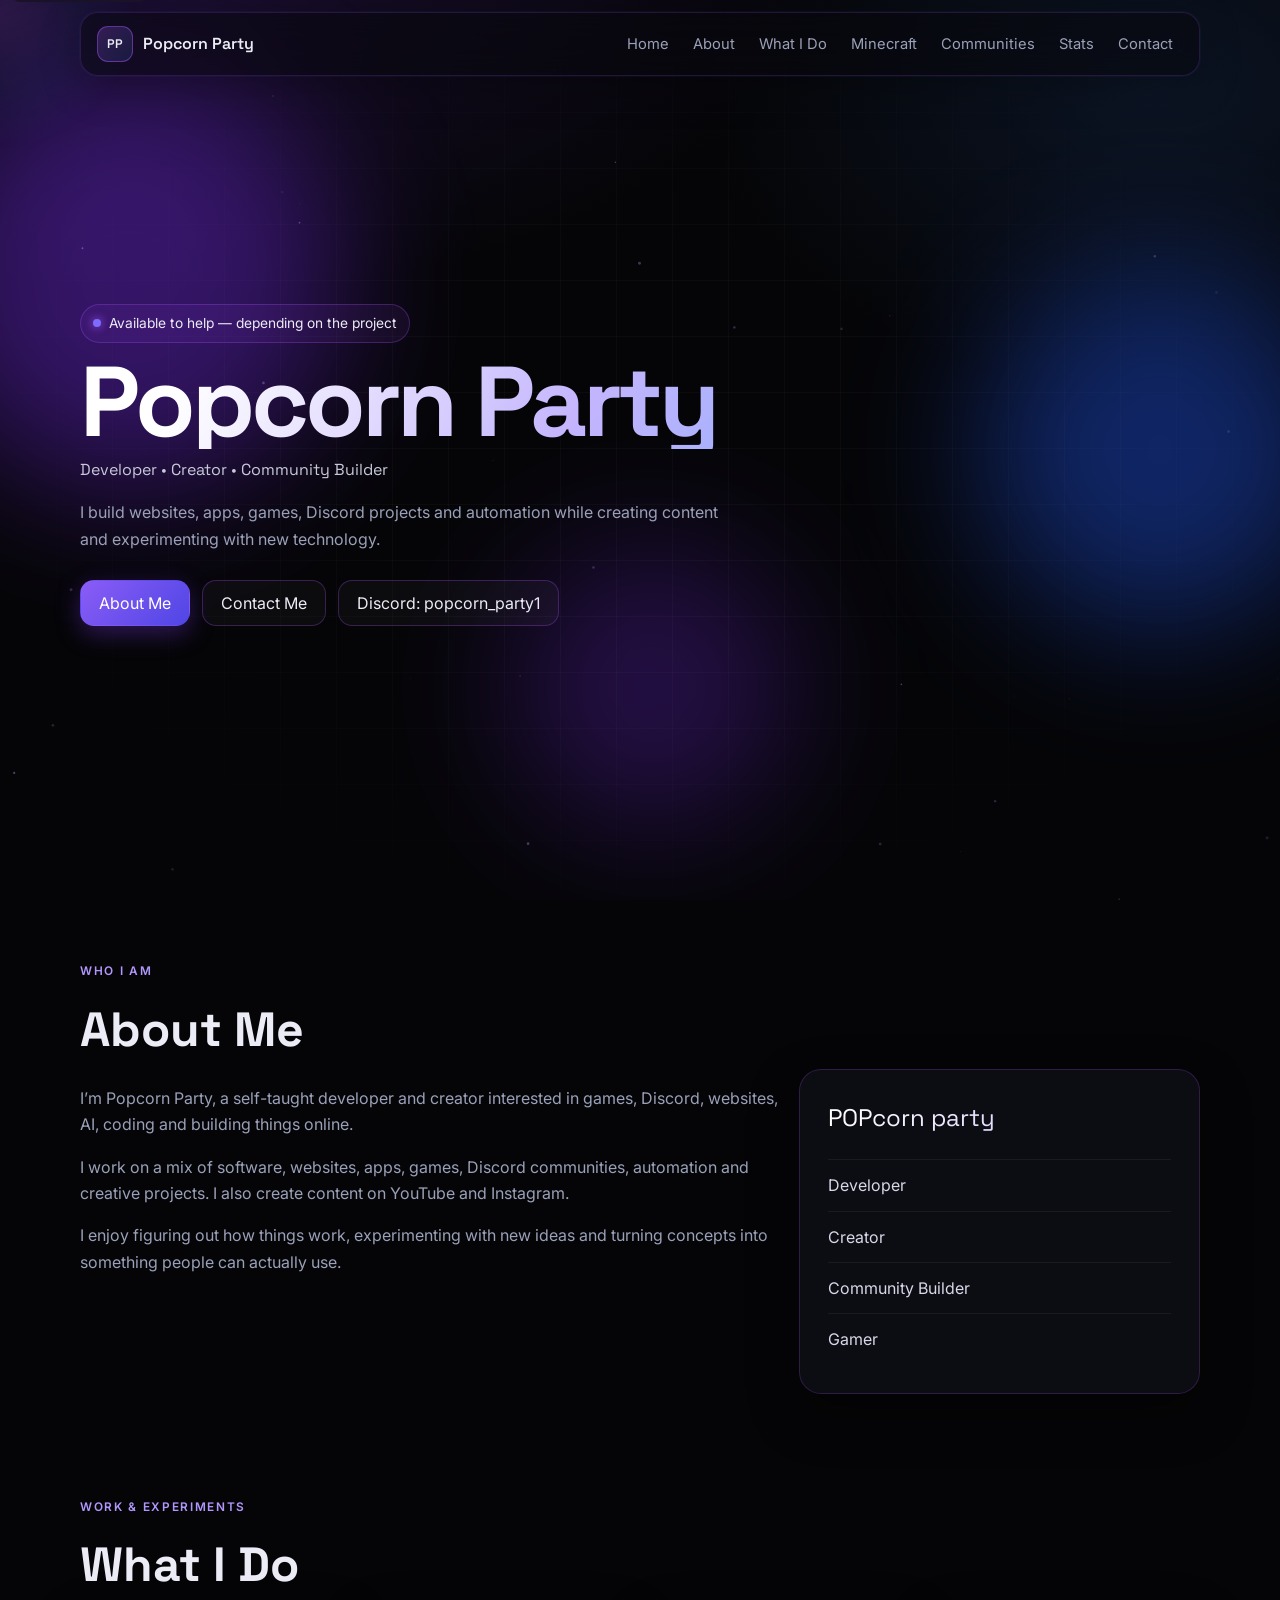
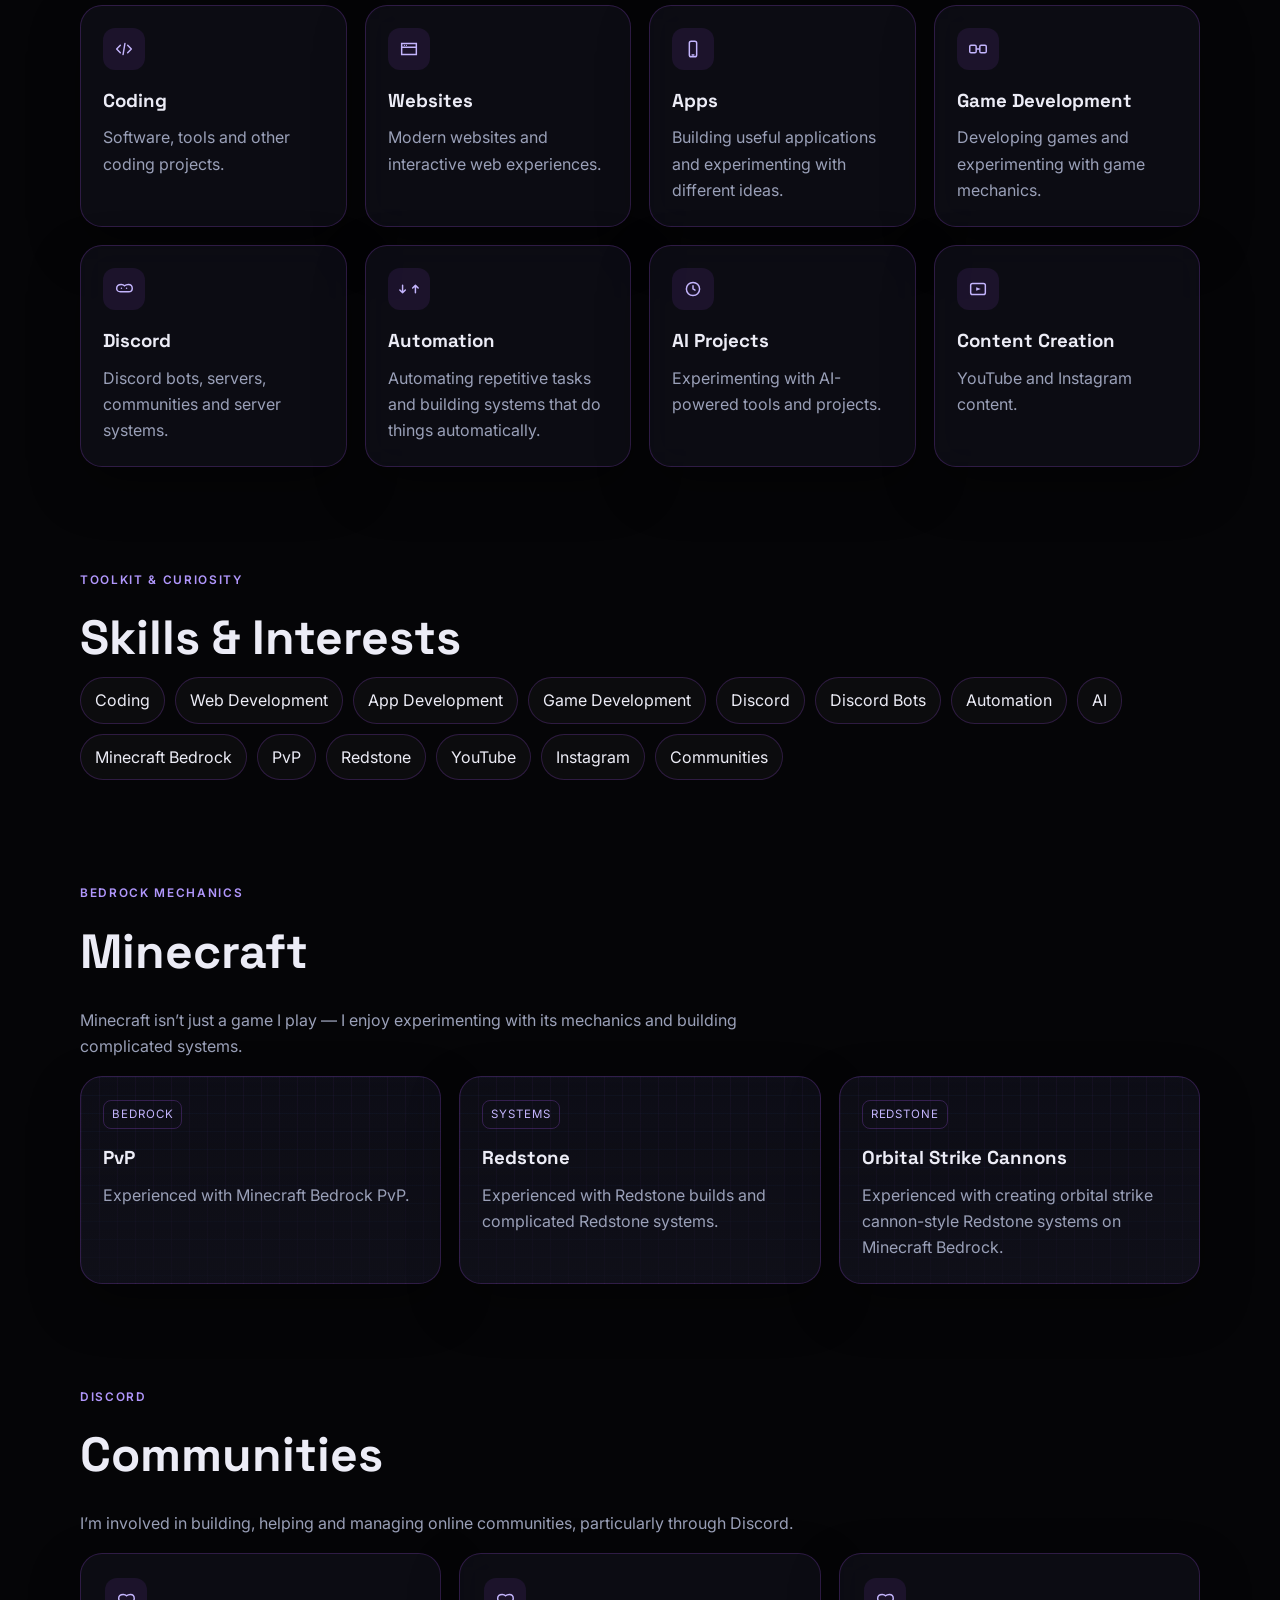
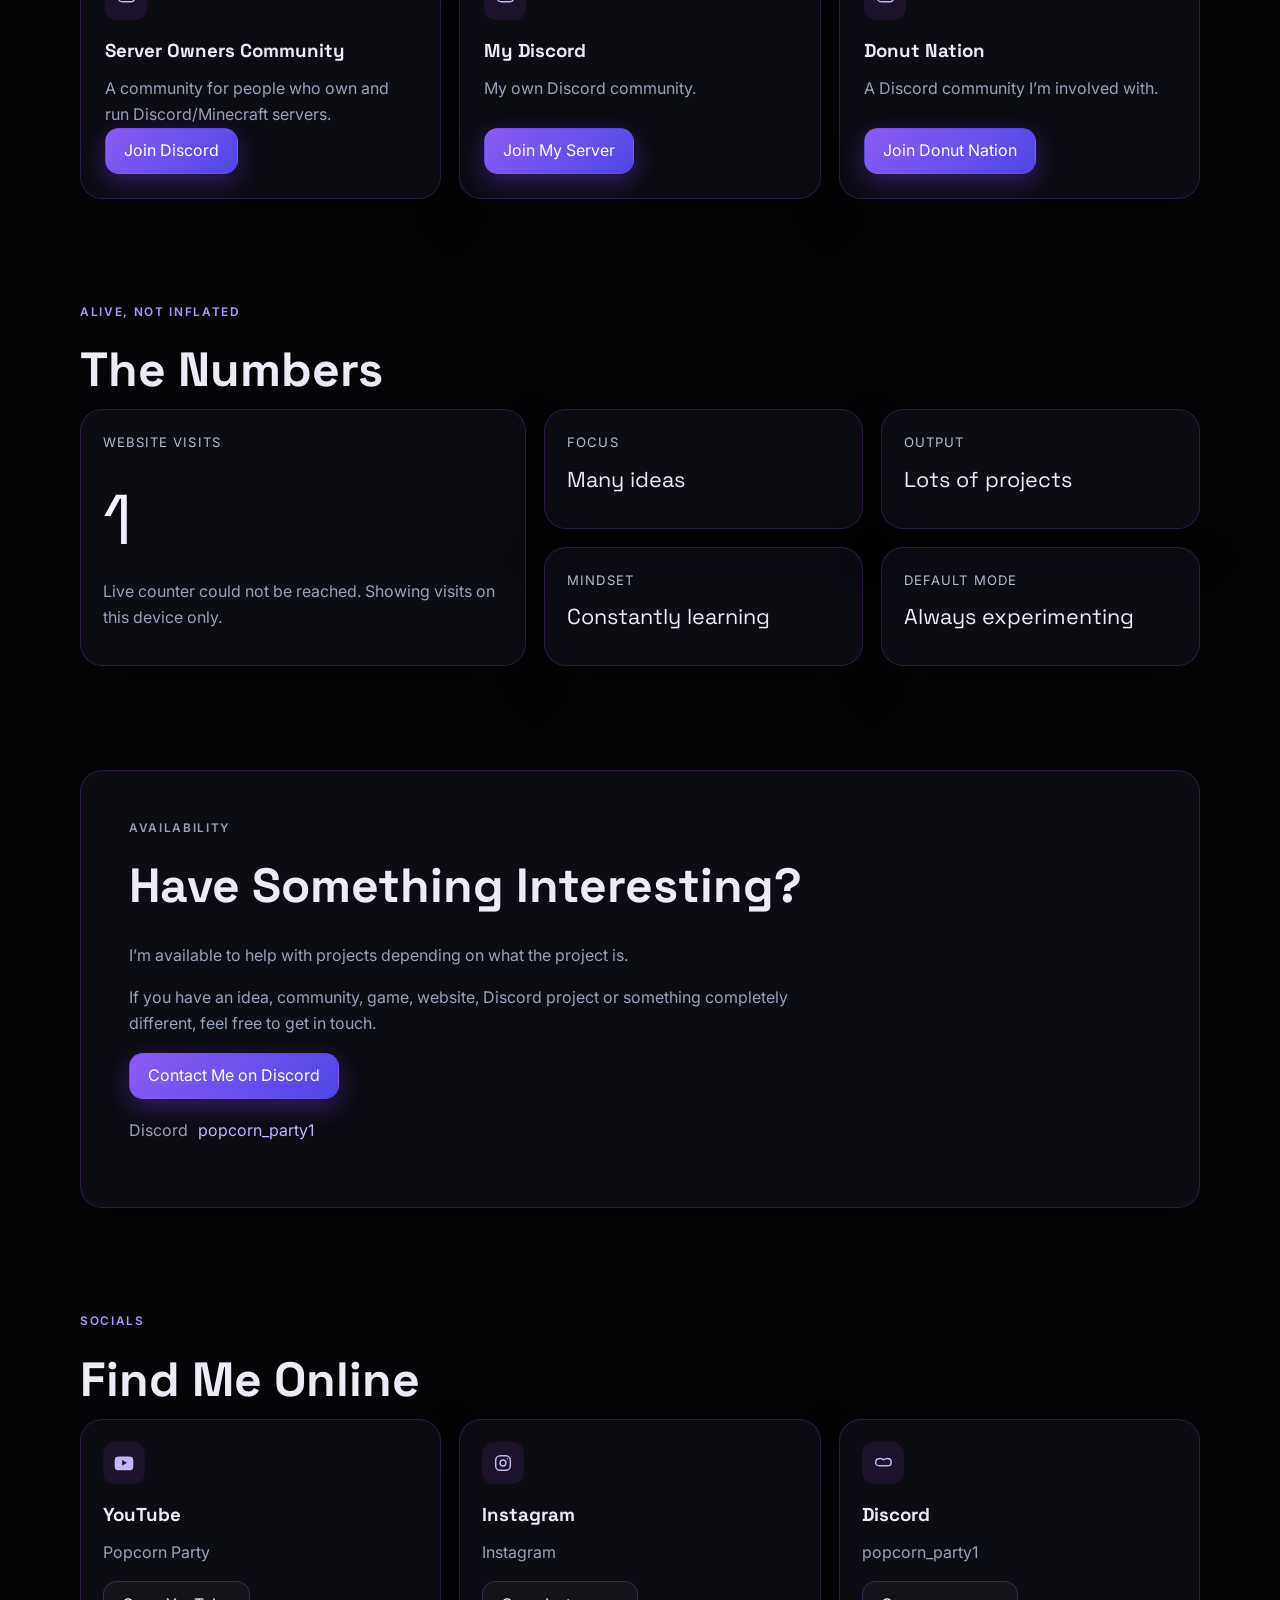
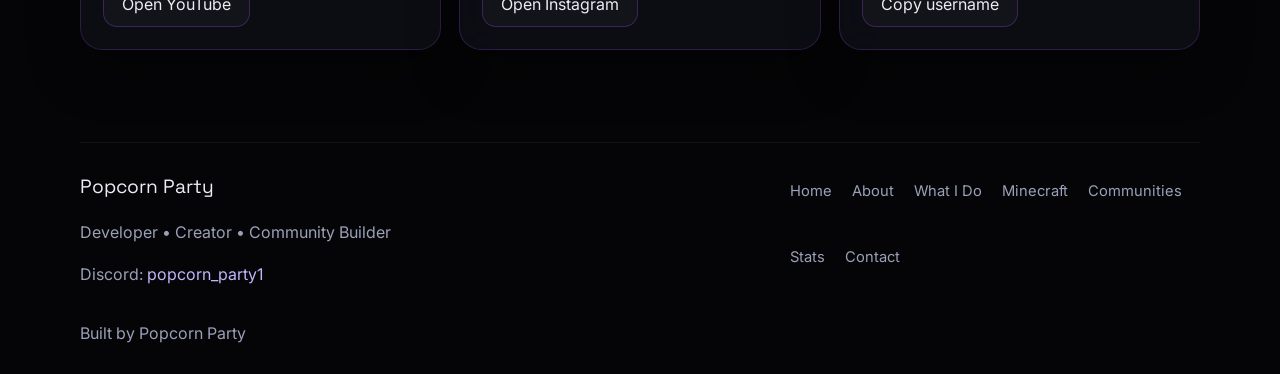
<file: index.html>
<!DOCTYPE html>
<html lang="en">
<head>
  <meta charset="UTF-8">
  <meta name="viewport" content="width=device-width, initial-scale=1.0">
  <title>Popcorn Party | Developer & Creator</title>
  <meta name="description" content="Popcorn Party — self-taught developer, creator and community builder working with websites, apps, games, Discord, automation, AI and more.">
  <meta name="theme-color" content="#050507">
  <meta name="color-scheme" content="dark">
  <meta name="author" content="Popcorn Party">
  <meta name="robots" content="index,follow">

  <meta property="og:type" content="website">
  <meta property="og:title" content="Popcorn Party | Developer & Creator">
  <meta property="og:description" content="Popcorn Party — self-taught developer, creator and community builder working with websites, apps, games, Discord, automation, AI and more.">
  <meta property="og:site_name" content="Popcorn Party">
  <meta name="twitter:card" content="summary">
  <meta name="twitter:title" content="Popcorn Party | Developer & Creator">
  <meta name="twitter:description" content="Popcorn Party — self-taught developer, creator and community builder working with websites, apps, games, Discord, automation, AI and more.">

  <link rel="icon" type="image/svg+xml" href="assets/favicon.svg">
  <link rel="apple-touch-icon" href="assets/favicon.svg">

  <link rel="preconnect" href="https://fonts.googleapis.com">
  <link rel="preconnect" href="https://fonts.gstatic.com" crossorigin>
  <link href="https://fonts.googleapis.com/css2?family=Inter:wght@400;500;600&family=Space+Grotesk:wght@400;500;600;700&display=swap" rel="stylesheet">
  <link rel="stylesheet" href="css/styles.css">
</head>
<body>
  <a class="skip-link" href="#main">Skip to content</a>

  <div id="loader" class="loader" role="status" aria-live="polite">
    <div class="loader-inner">
      <div class="loader-mark" aria-hidden="true">PP</div>
      <p class="loader-name">Popcorn Party</p>
    </div>
  </div>

  <div class="ambient" aria-hidden="true">
    <div class="blob blob-a"></div>
    <div class="blob blob-b"></div>
    <div class="blob blob-c"></div>
    <div class="grid-overlay"></div>
  </div>
  <canvas id="particles" class="particles" aria-hidden="true"></canvas>
  <div id="cursor-glow" class="cursor-glow" aria-hidden="true"></div>
  <div id="toast" class="toast" role="status" aria-live="polite"></div>

  <header class="nav" id="nav">
    <div class="nav-inner">
      <a href="#home" class="logo" id="logo" aria-label="Popcorn Party home">
        <span class="logo-mark">PP</span>
        <span class="logo-text">Popcorn Party</span>
      </a>

      <nav class="nav-links" id="nav-links" aria-label="Primary">
        <a href="#home">Home</a>
        <a href="#about">About</a>
        <a href="#what-i-do">What I Do</a>
        <a href="#minecraft">Minecraft</a>
        <a href="#communities">Communities</a>
        <a href="#stats">Stats</a>
        <a href="#contact">Contact</a>
      </nav>

      <button class="menu-btn" id="menu-btn" type="button" aria-label="Open menu" aria-expanded="false" aria-controls="mobile-menu">
        <span></span><span></span><span></span>
      </button>
    </div>
    <div class="mobile-menu" id="mobile-menu" hidden>
      <a href="#home">Home</a>
      <a href="#about">About</a>
      <a href="#what-i-do">What I Do</a>
      <a href="#minecraft">Minecraft</a>
      <a href="#communities">Communities</a>
      <a href="#stats">Stats</a>
      <a href="#contact">Contact</a>
    </div>
  </header>

  <main id="main">
    <section class="hero" id="home">
      <div class="hero-copy">
        <div class="status-badge reveal">
          <span class="status-dot" aria-hidden="true"></span>
          Available to help — depending on the project
        </div>
        <h1 class="hero-title reveal">Popcorn Party</h1>
        <p class="hero-role reveal">Developer • Creator • Community Builder</p>
        <p class="hero-lead reveal">
          I build websites, apps, games, Discord projects and automation while creating content and experimenting with new technology.
        </p>
        <div class="hero-actions reveal">
          <a class="btn btn-primary magnetic" href="#about">About Me</a>
          <a class="btn btn-ghost magnetic" href="#contact">Contact Me</a>
          <button class="btn btn-discord magnetic" type="button" data-copy-discord data-copy-message="Copied!">
            Discord: popcorn_party1
          </button>
        </div>
      </div>
    </section>

    <section class="section" id="about">
      <div class="section-head reveal">
        <p class="eyebrow">Who I am</p>
        <h2>About Me</h2>
      </div>
      <div class="about-grid">
        <div class="about-copy reveal">
          <p>I’m Popcorn Party, a self-taught developer and creator interested in games, Discord, websites, AI, coding and building things online.</p>
          <p>I work on a mix of software, websites, apps, games, Discord communities, automation and creative projects. I also create content on YouTube and Instagram.</p>
          <p>I enjoy figuring out how things work, experimenting with new ideas and turning concepts into something people can actually use.</p>
        </div>
        <aside class="identity-card reveal" aria-label="Identity">
          <p class="identity-brand">POPcorn party</p>
          <ul class="identity-list">
            <li>Developer</li>
            <li>Creator</li>
            <li>Community Builder</li>
            <li>Gamer</li>
          </ul>
        </aside>
      </div>
    </section>

    <section class="section" id="what-i-do">
      <div class="section-head reveal">
        <p class="eyebrow">Work & experiments</p>
        <h2>What I Do</h2>
      </div>
      <div class="card-grid">
        <article class="glow-card reveal">
          <div class="card-icon" aria-hidden="true">
            <svg viewBox="0 0 24 24" fill="none"><path d="M8 8 4 12l4 4M16 8l4 4-4 4M13 6l-2 12" stroke="currentColor" stroke-width="1.6" stroke-linecap="round" stroke-linejoin="round"/></svg>
          </div>
          <h3>Coding</h3>
          <p>Software, tools and other coding projects.</p>
        </article>
        <article class="glow-card reveal">
          <div class="card-icon" aria-hidden="true">
            <svg viewBox="0 0 24 24" fill="none"><path d="M4 6h16v12H4zM4 10h16" stroke="currentColor" stroke-width="1.6"/><circle cx="7" cy="8" r="0.7" fill="currentColor"/><circle cx="9.2" cy="8" r="0.7" fill="currentColor"/></svg>
          </div>
          <h3>Websites</h3>
          <p>Modern websites and interactive web experiences.</p>
        </article>
        <article class="glow-card reveal">
          <div class="card-icon" aria-hidden="true">
            <svg viewBox="0 0 24 24" fill="none"><rect x="8" y="3.5" width="8" height="17" rx="2" stroke="currentColor" stroke-width="1.6"/><path d="M11 18.5h2" stroke="currentColor" stroke-width="1.6" stroke-linecap="round"/></svg>
          </div>
          <h3>Apps</h3>
          <p>Building useful applications and experimenting with different ideas.</p>
        </article>
        <article class="glow-card reveal">
          <div class="card-icon" aria-hidden="true">
            <svg viewBox="0 0 24 24" fill="none"><rect x="3" y="8" width="7" height="8" rx="1.4" stroke="currentColor" stroke-width="1.6"/><rect x="14" y="8" width="7" height="8" rx="1.4" stroke="currentColor" stroke-width="1.6"/><path d="M10 12h4" stroke="currentColor" stroke-width="1.6"/></svg>
          </div>
          <h3>Game Development</h3>
          <p>Developing games and experimenting with game mechanics.</p>
        </article>
        <article class="glow-card reveal">
          <div class="card-icon" aria-hidden="true">
            <svg viewBox="0 0 24 24" fill="none"><path d="M8 15c-2.5 0-4-1.6-4-3.6C4 8.7 6.2 7 9 7c1.6 0 2.8.6 3.6 1.5C13.6 7.6 15.2 7 16.8 7 19.4 7 21 8.8 21 11.4c0 2-1.4 3.6-4 3.6h-9Z" stroke="currentColor" stroke-width="1.6"/><circle cx="9.2" cy="11.2" r="0.8" fill="currentColor"/><circle cx="14.8" cy="11.2" r="0.8" fill="currentColor"/></svg>
          </div>
          <h3>Discord</h3>
          <p>Discord bots, servers, communities and server systems.</p>
        </article>
        <article class="glow-card reveal">
          <div class="card-icon" aria-hidden="true">
            <svg viewBox="0 0 24 24" fill="none"><path d="M5 16V8m0 8 3-3m-3 3-3-3M19 8v8m0-8-3 3m3-3 3 3" stroke="currentColor" stroke-width="1.6" stroke-linecap="round" stroke-linejoin="round"/></svg>
          </div>
          <h3>Automation</h3>
          <p>Automating repetitive tasks and building systems that do things automatically.</p>
        </article>
        <article class="glow-card reveal">
          <div class="card-icon" aria-hidden="true">
            <svg viewBox="0 0 24 24" fill="none"><circle cx="12" cy="12" r="7.2" stroke="currentColor" stroke-width="1.6"/><path d="M12 8.5v3.2l2.2 1.4" stroke="currentColor" stroke-width="1.6" stroke-linecap="round"/></svg>
          </div>
          <h3>AI Projects</h3>
          <p>Experimenting with AI-powered tools and projects.</p>
        </article>
        <article class="glow-card reveal">
          <div class="card-icon" aria-hidden="true">
            <svg viewBox="0 0 24 24" fill="none"><rect x="4" y="6" width="16" height="12" rx="2" stroke="currentColor" stroke-width="1.6"/><path d="m10 10 5 2-5 2v-4Z" fill="currentColor"/></svg>
          </div>
          <h3>Content Creation</h3>
          <p>YouTube and Instagram content.</p>
        </article>
      </div>
    </section>

    <section class="section" id="skills">
      <div class="section-head reveal">
        <p class="eyebrow">Toolkit & curiosity</p>
        <h2>Skills & Interests</h2>
      </div>
      <div class="tags reveal" role="list">
        <span role="listitem">Coding</span>
        <span role="listitem">Web Development</span>
        <span role="listitem">App Development</span>
        <span role="listitem">Game Development</span>
        <span role="listitem">Discord</span>
        <span role="listitem">Discord Bots</span>
        <span role="listitem">Automation</span>
        <span role="listitem">AI</span>
        <span role="listitem">Minecraft Bedrock</span>
        <span role="listitem">PvP</span>
        <span role="listitem">Redstone</span>
        <span role="listitem">YouTube</span>
        <span role="listitem">Instagram</span>
        <span role="listitem">Communities</span>
      </div>
    </section>

    <section class="section" id="minecraft">
      <div class="section-head reveal">
        <p class="eyebrow">Bedrock mechanics</p>
        <h2>Minecraft</h2>
      </div>
      <p class="section-lead reveal">Minecraft isn’t just a game I play — I enjoy experimenting with its mechanics and building complicated systems.</p>
      <div class="mc-grid">
        <article class="glow-card mc-card reveal">
          <div class="mc-chip">Bedrock</div>
          <h3>PvP</h3>
          <p>Experienced with Minecraft Bedrock PvP.</p>
        </article>
        <article class="glow-card mc-card reveal">
          <div class="mc-chip">Systems</div>
          <h3>Redstone</h3>
          <p>Experienced with Redstone builds and complicated Redstone systems.</p>
        </article>
        <article class="glow-card mc-card reveal">
          <div class="mc-chip">Redstone</div>
          <h3>Orbital Strike Cannons</h3>
          <p>Experienced with creating orbital strike cannon-style Redstone systems on Minecraft Bedrock.</p>
        </article>
      </div>
    </section>

    <section class="section" id="communities">
      <div class="section-head reveal">
        <p class="eyebrow">Discord</p>
        <h2>Communities</h2>
      </div>
      <p class="section-lead reveal">I’m involved in building, helping and managing online communities, particularly through Discord.</p>
      <div class="community-grid" id="community-grid"></div>
    </section>

    <section class="section" id="stats">
      <div class="section-head reveal">
        <p class="eyebrow">Alive, not inflated</p>
        <h2>The Numbers</h2>
      </div>
      <div class="stats-grid">
        <article class="stat-card reveal">
          <p class="stat-label">Website Visits</p>
          <p class="stat-value" id="visit-count">—</p>
          <p class="stat-note" id="visit-note">Loading visit count…</p>
        </article>
        <article class="stat-card reveal">
          <p class="stat-label">Focus</p>
          <p class="stat-phrase">Many ideas</p>
        </article>
        <article class="stat-card reveal">
          <p class="stat-label">Output</p>
          <p class="stat-phrase">Lots of projects</p>
        </article>
        <article class="stat-card reveal">
          <p class="stat-label">Mindset</p>
          <p class="stat-phrase">Constantly learning</p>
        </article>
        <article class="stat-card reveal">
          <p class="stat-label">Default mode</p>
          <p class="stat-phrase">Always experimenting</p>
        </article>
      </div>
    </section>

    <section class="section availability" id="availability">
      <div class="availability-card reveal">
        <p class="eyebrow">Availability</p>
        <h2>Have Something Interesting?</h2>
        <p>I’m available to help with projects depending on what the project is.</p>
        <p>If you have an idea, community, game, website, Discord project or something completely different, feel free to get in touch.</p>
        <button class="btn btn-primary magnetic" type="button" data-copy-discord>
          Contact Me on Discord
        </button>
        <p class="discord-display">
          <span>Discord</span>
          <button type="button" class="username-btn" data-copy-discord>popcorn_party1</button>
        </p>
      </div>
    </section>

    <section class="section" id="contact">
      <div class="section-head reveal">
        <p class="eyebrow">Socials</p>
        <h2>Find Me Online</h2>
      </div>
      <div class="social-grid">
        <article class="glow-card social-card reveal">
          <div class="card-icon" aria-hidden="true">
            <svg viewBox="0 0 24 24" fill="none"><path d="M22 8.2s-.2-1.5-.8-2.1c-.8-.8-1.6-.8-2-.9C16.6 5 12 5 12 5s-4.6 0-7.2.2c-.4 0-1.2.1-2 .9C2.2 6.7 2 8.2 2 8.2S1.8 10 1.8 11.7v1.6c0 1.8.2 3.5.2 3.5s.2 1.5.8 2.1c.8.8 1.8.8 2.3.9 1.6.1 6.9.2 6.9.2s4.6 0 7.2-.2c.4 0 1.2-.1 2-.9.6-.6.8-2.1.8-2.1s.2-1.7.2-3.5v-1.6c0-1.7-.2-3.5-.2-3.5ZM10 14.6V8.8l5.2 2.9L10 14.6Z" fill="currentColor"/></svg>
          </div>
          <h3>YouTube</h3>
          <p id="youtube-label">Popcorn Party</p>
          <a class="btn btn-ghost" id="youtube-link" href="#" rel="noopener noreferrer">Open YouTube</a>
        </article>
        <article class="glow-card social-card reveal">
          <div class="card-icon" aria-hidden="true">
            <svg viewBox="0 0 24 24" fill="none"><rect x="4" y="4" width="16" height="16" rx="5" stroke="currentColor" stroke-width="1.6"/><circle cx="12" cy="12" r="3.2" stroke="currentColor" stroke-width="1.6"/><circle cx="16.7" cy="7.3" r="0.8" fill="currentColor"/></svg>
          </div>
          <h3>Instagram</h3>
          <p id="instagram-label">Instagram</p>
          <a class="btn btn-ghost" id="instagram-link" href="#" rel="noopener noreferrer">Open Instagram</a>
        </article>
        <article class="glow-card social-card reveal">
          <div class="card-icon" aria-hidden="true">
            <svg viewBox="0 0 24 24" fill="none"><path d="M8 15c-2.5 0-4-1.6-4-3.6C4 8.7 6.2 7 9 7c1.6 0 2.8.6 3.6 1.5C13.6 7.6 15.2 7 16.8 7 19.4 7 21 8.8 21 11.4c0 2-1.4 3.6-4 3.6h-9Z" stroke="currentColor" stroke-width="1.6"/></svg>
          </div>
          <h3>Discord</h3>
          <p>popcorn_party1</p>
          <button class="btn btn-ghost" type="button" data-copy-discord>Copy username</button>
        </article>
      </div>
    </section>
  </main>

  <footer class="footer">
    <div class="footer-inner">
      <div>
        <p class="footer-brand">Popcorn Party</p>
        <p class="footer-tag">Developer • Creator • Community Builder</p>
        <p class="footer-discord">Discord: <button type="button" class="username-btn" data-copy-discord>popcorn_party1</button></p>
      </div>
      <nav class="footer-links" aria-label="Footer">
        <a href="#home">Home</a>
        <a href="#about">About</a>
        <a href="#what-i-do">What I Do</a>
        <a href="#minecraft">Minecraft</a>
        <a href="#communities">Communities</a>
        <a href="#stats">Stats</a>
        <a href="#contact">Contact</a>
      </nav>
    </div>
    <p class="footer-note">Built by Popcorn Party</p>
  </footer>

  <div class="egg-layer" id="egg-layer" aria-hidden="true"></div>

  <script src="js/config.js"></script>
  <script src="js/main.js"></script>
</body>
</html>
</file>
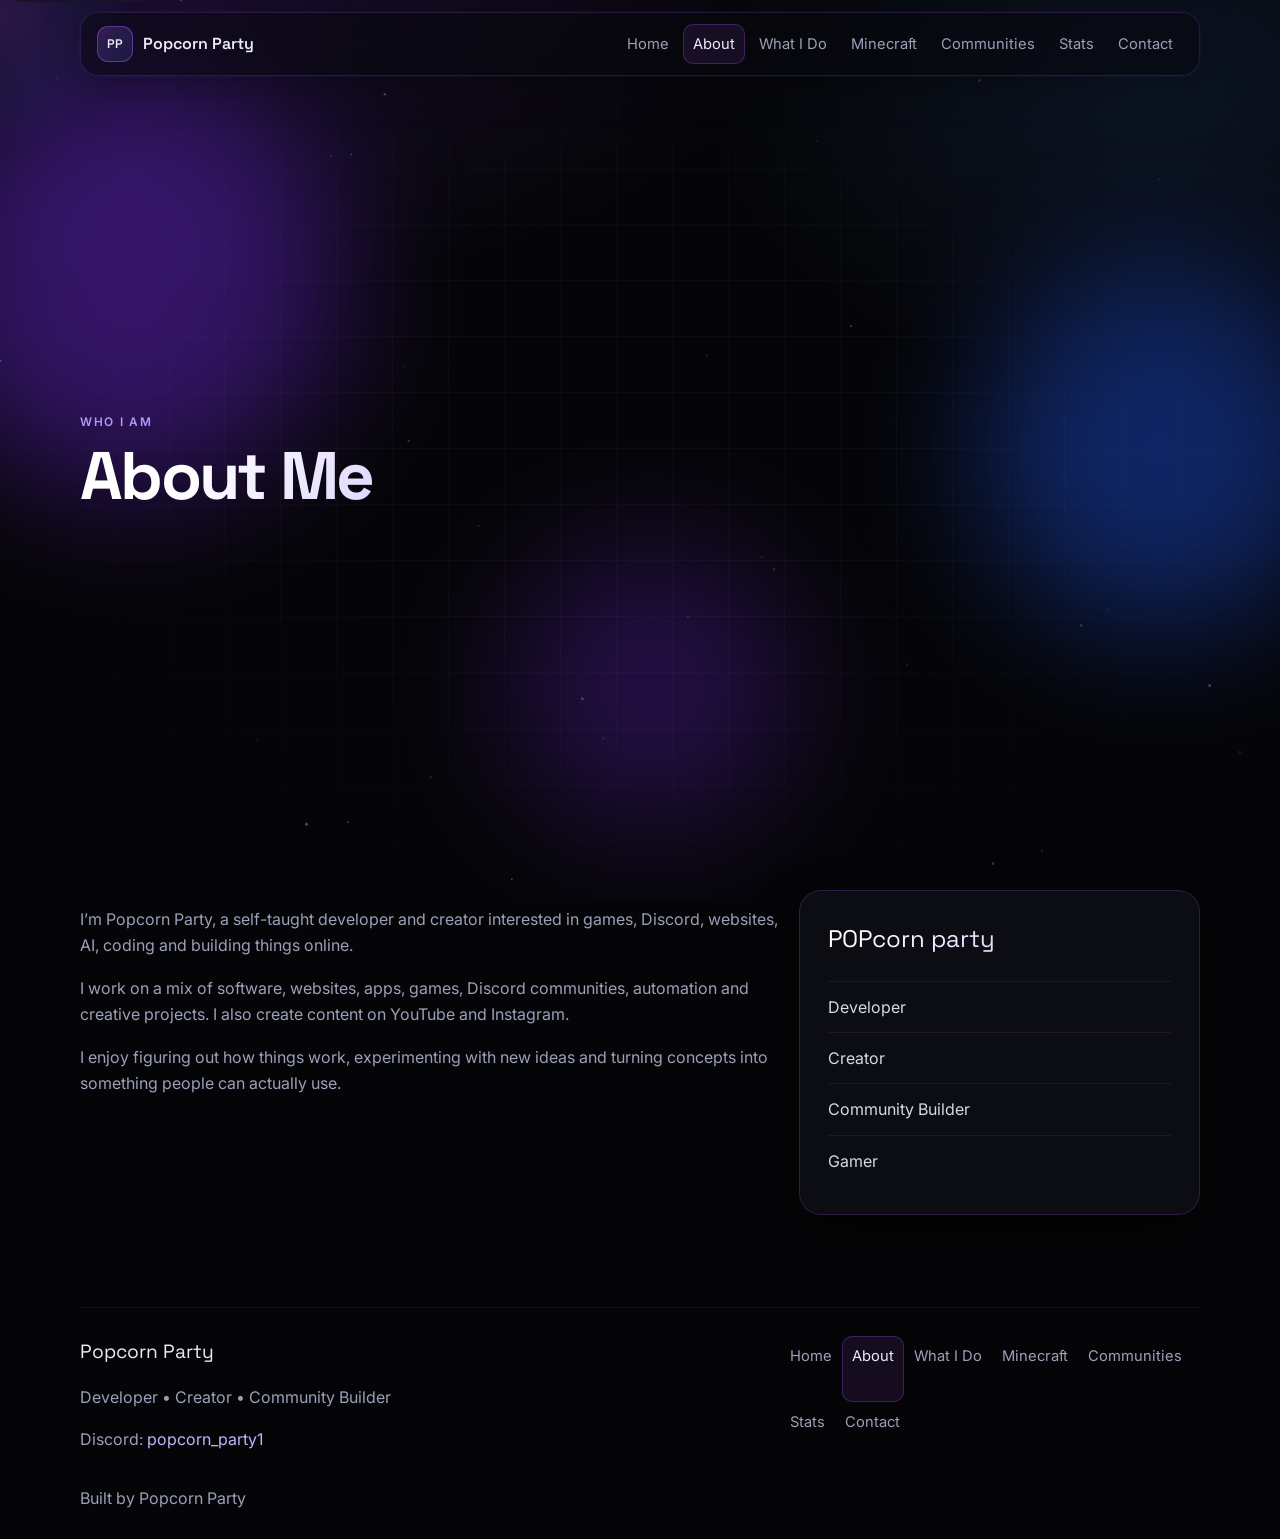
<file: about.html>
<!DOCTYPE html>
<html lang="en">
<head>
  <meta charset="UTF-8">
  <meta name="viewport" content="width=device-width, initial-scale=1.0">
  <title>About | Popcorn Party</title>
  <meta name="description" content="About Popcorn Party — self-taught developer, creator and community builder.">
  <meta name="theme-color" content="#050507">
  <link rel="icon" type="image/svg+xml" href="assets/favicon.svg">
  <link rel="preconnect" href="https://fonts.googleapis.com">
  <link rel="preconnect" href="https://fonts.gstatic.com" crossorigin>
  <link href="https://fonts.googleapis.com/css2?family=Inter:wght@400;500;600&family=Space+Grotesk:wght@400;500;600;700&display=swap" rel="stylesheet">
  <link rel="stylesheet" href="css/styles.css">
</head>
<body data-page="about">
  <a class="skip-link" href="#main">Skip to content</a>
  <div id="loader" class="loader" role="status" aria-live="polite"><div class="loader-inner"><div class="loader-mark" aria-hidden="true">PP</div><p class="loader-name">Popcorn Party</p></div></div>
  <div class="ambient" aria-hidden="true"><div class="blob blob-a"></div><div class="blob blob-b"></div><div class="blob blob-c"></div><div class="grid-overlay"></div></div>
  <canvas id="particles" class="particles" aria-hidden="true"></canvas>
  <div id="cursor-glow" class="cursor-glow" aria-hidden="true"></div>
  <div id="toast" class="toast" role="status" aria-live="polite"></div>
  <header class="nav" id="nav"><div class="nav-inner"><a href="index.html" class="logo" id="logo" aria-label="Popcorn Party home"><span class="logo-mark">PP</span><span class="logo-text">Popcorn Party</span></a><nav class="nav-links" aria-label="Primary"><a href="index.html">Home</a><a href="about.html">About</a><a href="what-i-do.html">What I Do</a><a href="minecraft.html">Minecraft</a><a href="communities.html">Communities</a><a href="stats.html">Stats</a><a href="contact.html">Contact</a></nav><button class="menu-btn" id="menu-btn" type="button" aria-label="Open menu" aria-expanded="false" aria-controls="mobile-menu"><span></span><span></span><span></span></button></div><div class="mobile-menu" id="mobile-menu" hidden><a href="index.html">Home</a><a href="about.html">About</a><a href="what-i-do.html">What I Do</a><a href="minecraft.html">Minecraft</a><a href="communities.html">Communities</a><a href="stats.html">Stats</a><a href="contact.html">Contact</a></div></header>
  <main id="main">
    <section class="hero page-hero"><div class="section-head reveal"><p class="eyebrow">Who I am</p><h1 class="hero-title">About Me</h1></div></section>
    <section class="section" style="padding-top:12px"><div class="about-grid"><div class="about-copy reveal"><p>I’m Popcorn Party, a self-taught developer and creator interested in games, Discord, websites, AI, coding and building things online.</p><p>I work on a mix of software, websites, apps, games, Discord communities, automation and creative projects. I also create content on YouTube and Instagram.</p><p>I enjoy figuring out how things work, experimenting with new ideas and turning concepts into something people can actually use.</p></div><aside class="identity-card reveal" aria-label="Identity"><p class="identity-brand">POPcorn party</p><ul class="identity-list"><li>Developer</li><li>Creator</li><li>Community Builder</li><li>Gamer</li></ul></aside></div></section>
  </main>
  <footer class="footer"><div class="footer-inner"><div><p class="footer-brand">Popcorn Party</p><p class="footer-tag">Developer • Creator • Community Builder</p><p class="footer-discord">Discord: <button type="button" class="username-btn" data-copy-discord>popcorn_party1</button></p></div><nav class="footer-links" aria-label="Footer"><a href="index.html">Home</a><a href="about.html">About</a><a href="what-i-do.html">What I Do</a><a href="minecraft.html">Minecraft</a><a href="communities.html">Communities</a><a href="stats.html">Stats</a><a href="contact.html">Contact</a></nav></div><p class="footer-note">Built by Popcorn Party</p></footer>
  <div class="egg-layer" id="egg-layer" aria-hidden="true"></div>
  <script src="js/config.js"></script>
  <script src="js/main.js"></script>
</body></html>
</file>
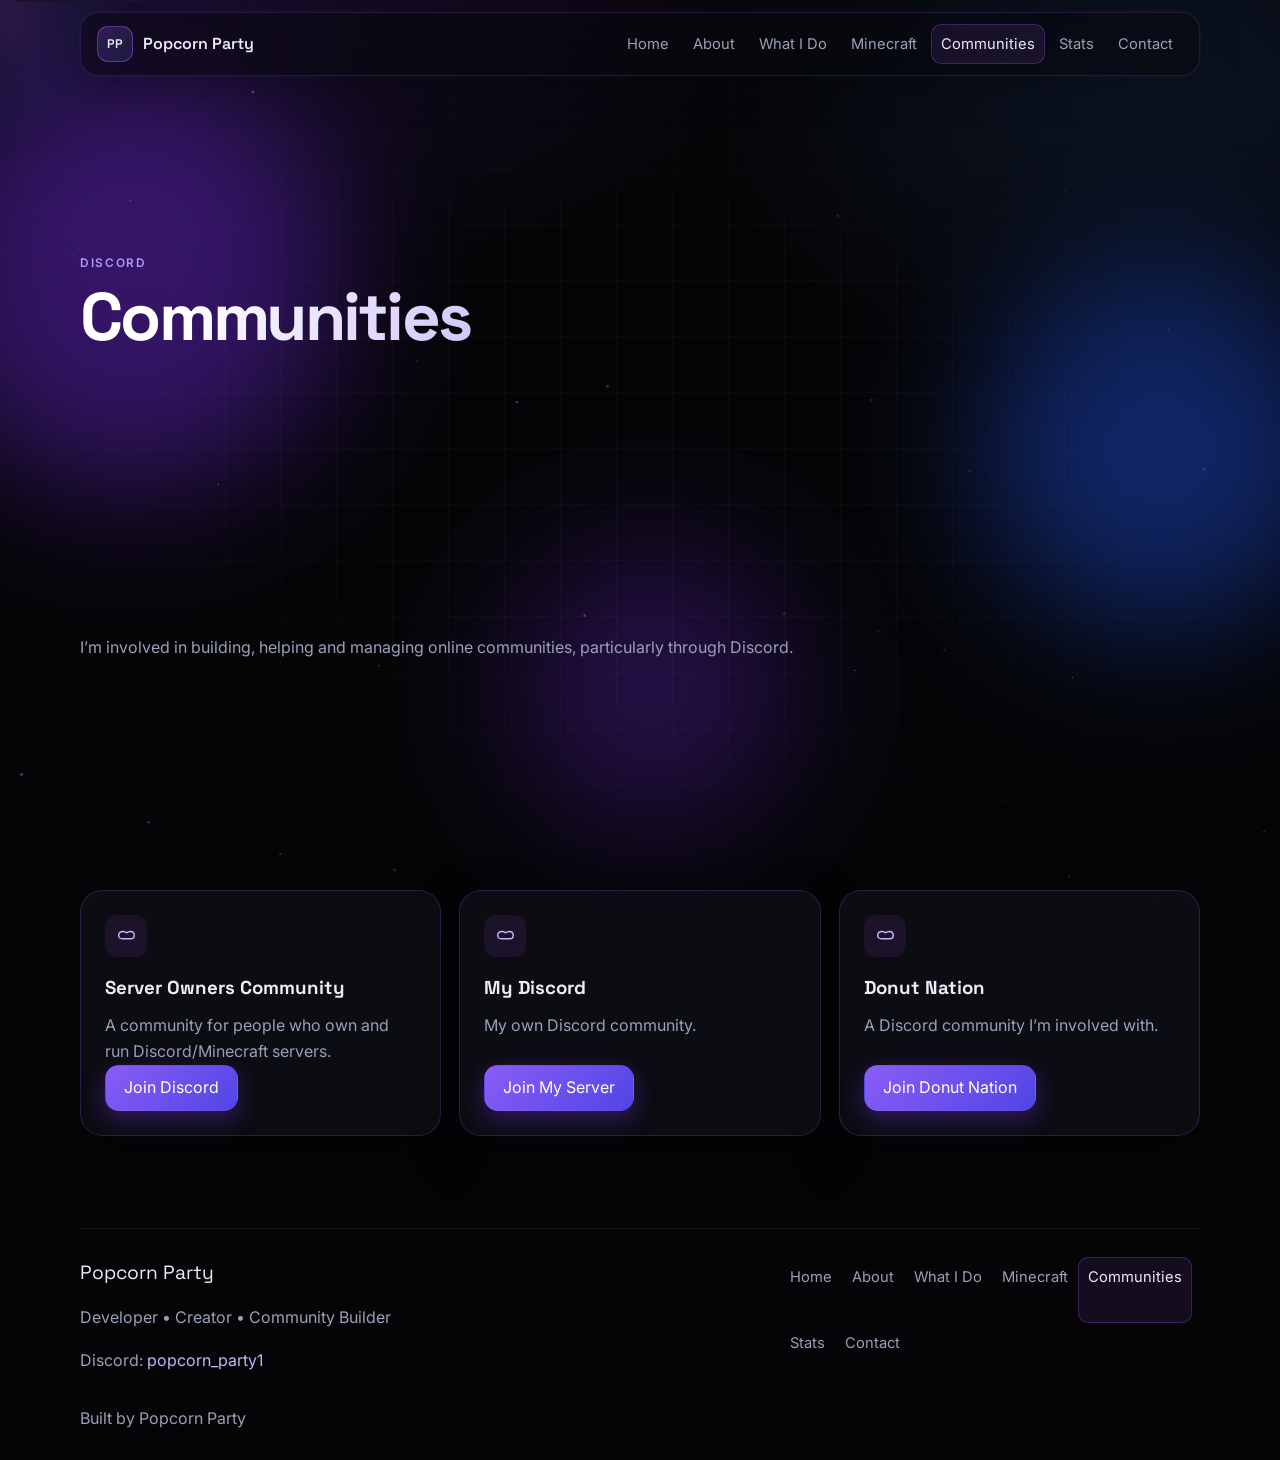
<file: communities.html>
<!DOCTYPE html>
<html lang="en">
<head>
  <meta charset="UTF-8">
  <meta name="viewport" content="width=device-width, initial-scale=1.0">
  <title>Communities | Popcorn Party</title>
  <meta name="description" content="Discord communities Popcorn Party helps build and manage.">
  <meta name="theme-color" content="#050507">
  <link rel="icon" type="image/svg+xml" href="assets/favicon.svg">
  <link rel="preconnect" href="https://fonts.googleapis.com">
  <link rel="preconnect" href="https://fonts.gstatic.com" crossorigin>
  <link href="https://fonts.googleapis.com/css2?family=Inter:wght@400;500;600&family=Space+Grotesk:wght@400;500;600;700&display=swap" rel="stylesheet">
  <link rel="stylesheet" href="css/styles.css">
</head>
<body data-page="communities">
  <a class="skip-link" href="#main">Skip to content</a>
  <div id="loader" class="loader" role="status" aria-live="polite"><div class="loader-inner"><div class="loader-mark" aria-hidden="true">PP</div><p class="loader-name">Popcorn Party</p></div></div>
  <div class="ambient" aria-hidden="true"><div class="blob blob-a"></div><div class="blob blob-b"></div><div class="blob blob-c"></div><div class="grid-overlay"></div></div>
  <canvas id="particles" class="particles" aria-hidden="true"></canvas>
  <div id="cursor-glow" class="cursor-glow" aria-hidden="true"></div>
  <div id="toast" class="toast" role="status" aria-live="polite"></div>
  <header class="nav" id="nav"><div class="nav-inner"><a href="index.html" class="logo" id="logo" aria-label="Popcorn Party home"><span class="logo-mark">PP</span><span class="logo-text">Popcorn Party</span></a><nav class="nav-links" aria-label="Primary"><a href="index.html">Home</a><a href="about.html">About</a><a href="what-i-do.html">What I Do</a><a href="minecraft.html">Minecraft</a><a href="communities.html">Communities</a><a href="stats.html">Stats</a><a href="contact.html">Contact</a></nav><button class="menu-btn" id="menu-btn" type="button" aria-label="Open menu" aria-expanded="false" aria-controls="mobile-menu"><span></span><span></span><span></span></button></div><div class="mobile-menu" id="mobile-menu" hidden><a href="index.html">Home</a><a href="about.html">About</a><a href="what-i-do.html">What I Do</a><a href="minecraft.html">Minecraft</a><a href="communities.html">Communities</a><a href="stats.html">Stats</a><a href="contact.html">Contact</a></div></header>
  <main id="main">
    <section class="hero page-hero"><div class="section-head reveal"><p class="eyebrow">Discord</p><h1 class="hero-title">Communities</h1></div><p class="section-lead reveal">I’m involved in building, helping and managing online communities, particularly through Discord.</p></section>
    <section class="section" style="padding-top:12px"><div class="community-grid" id="community-grid"></div></section>
  </main>
  <footer class="footer"><div class="footer-inner"><div><p class="footer-brand">Popcorn Party</p><p class="footer-tag">Developer • Creator • Community Builder</p><p class="footer-discord">Discord: <button type="button" class="username-btn" data-copy-discord>popcorn_party1</button></p></div><nav class="footer-links" aria-label="Footer"><a href="index.html">Home</a><a href="about.html">About</a><a href="what-i-do.html">What I Do</a><a href="minecraft.html">Minecraft</a><a href="communities.html">Communities</a><a href="stats.html">Stats</a><a href="contact.html">Contact</a></nav></div><p class="footer-note">Built by Popcorn Party</p></footer>
  <div class="egg-layer" id="egg-layer" aria-hidden="true"></div>
  <script src="js/config.js"></script>
  <script src="js/main.js"></script>
</body></html>
</file>
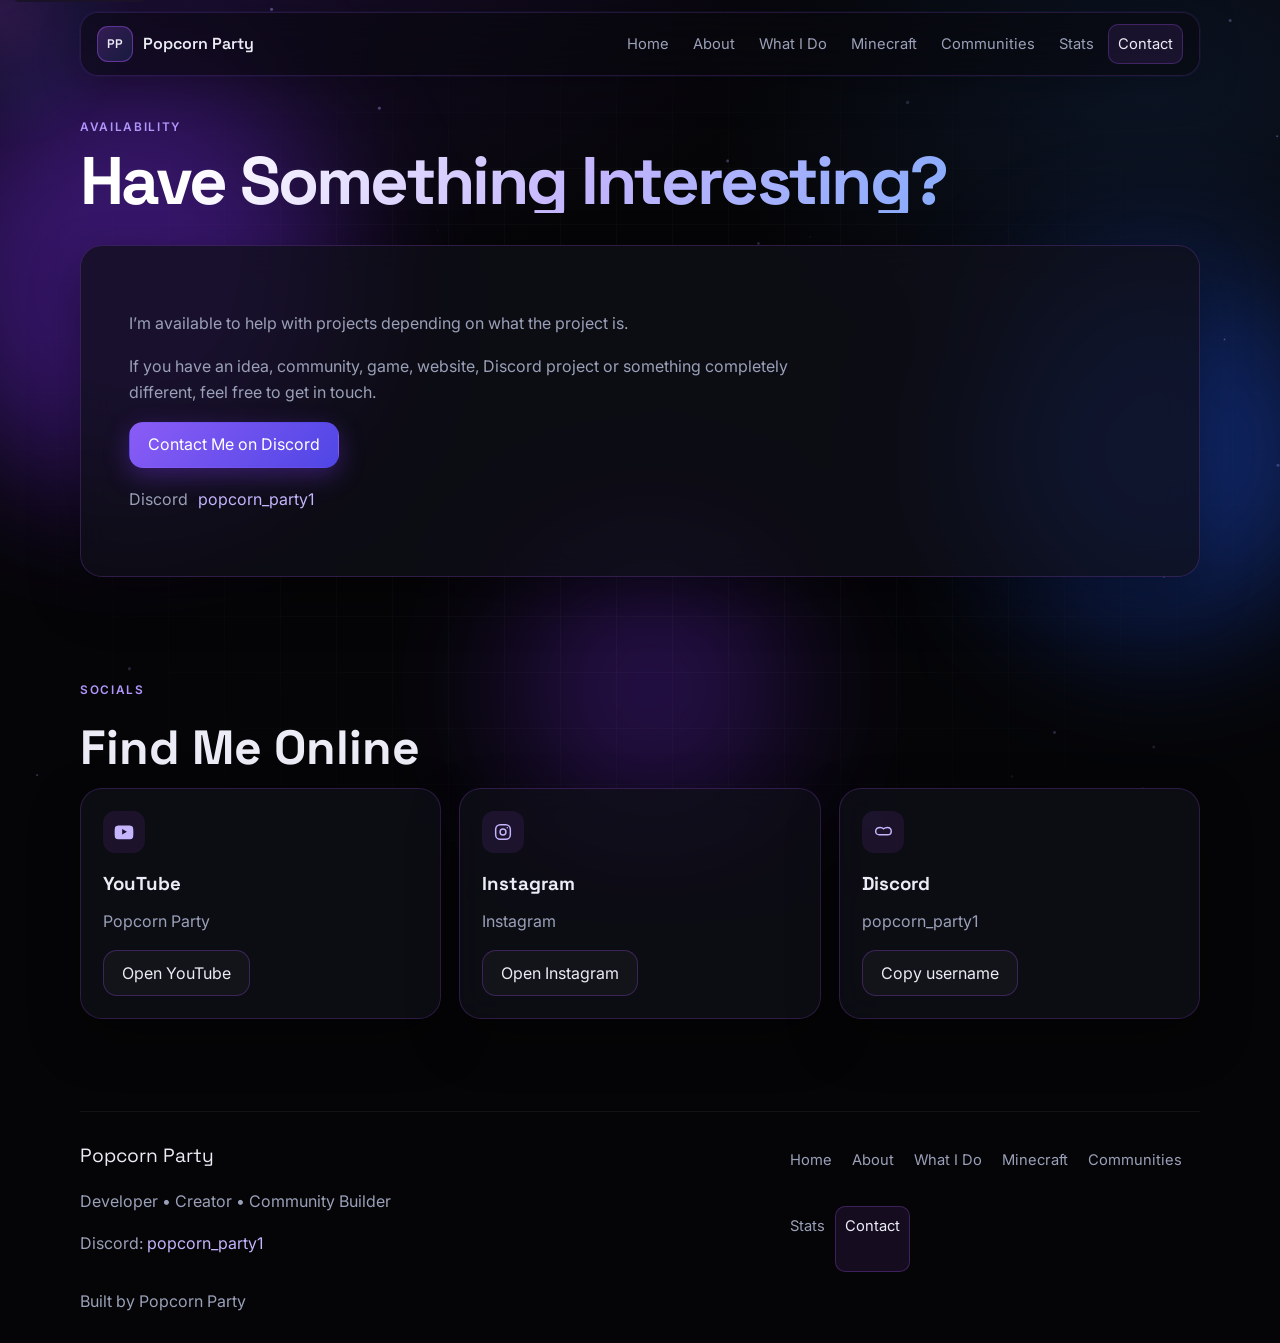
<file: contact.html>
<!DOCTYPE html>
<html lang="en">
<head>
  <meta charset="UTF-8">
  <meta name="viewport" content="width=device-width, initial-scale=1.0">
  <title>Contact | Popcorn Party</title>
  <meta name="description" content="Get in touch with Popcorn Party on Discord.">
  <meta name="theme-color" content="#050507">
  <link rel="icon" type="image/svg+xml" href="assets/favicon.svg">
  <link rel="preconnect" href="https://fonts.googleapis.com">
  <link rel="preconnect" href="https://fonts.gstatic.com" crossorigin>
  <link href="https://fonts.googleapis.com/css2?family=Inter:wght@400;500;600&family=Space+Grotesk:wght@400;500;600;700&display=swap" rel="stylesheet">
  <link rel="stylesheet" href="css/styles.css">
  <link rel="stylesheet" href="css/pages.css">
</head>
<body data-page="contact">
  <a class="skip-link" href="#main">Skip to content</a>
  <div id="loader" class="loader" role="status" aria-live="polite"><div class="loader-inner"><div class="loader-mark" aria-hidden="true">PP</div><p class="loader-name">Popcorn Party</p></div></div>
  <div class="ambient" aria-hidden="true"><div class="blob blob-a"></div><div class="blob blob-b"></div><div class="blob blob-c"></div><div class="grid-overlay"></div></div>
  <canvas id="particles" class="particles" aria-hidden="true"></canvas>
  <div id="cursor-glow" class="cursor-glow" aria-hidden="true"></div>
  <div id="toast" class="toast" role="status" aria-live="polite"></div>
  <header class="nav" id="nav"><div class="nav-inner"><a href="index.html" class="logo" id="logo" aria-label="Popcorn Party home"><span class="logo-mark">PP</span><span class="logo-text">Popcorn Party</span></a><nav class="nav-links" aria-label="Primary"><a href="index.html">Home</a><a href="about.html">About</a><a href="what-i-do.html">What I Do</a><a href="minecraft.html">Minecraft</a><a href="communities.html">Communities</a><a href="stats.html">Stats</a><a href="contact.html">Contact</a></nav><button class="menu-btn" id="menu-btn" type="button" aria-label="Open menu" aria-expanded="false" aria-controls="mobile-menu"><span></span><span></span><span></span></button></div><div class="mobile-menu" id="mobile-menu" hidden><a href="index.html">Home</a><a href="about.html">About</a><a href="what-i-do.html">What I Do</a><a href="minecraft.html">Minecraft</a><a href="communities.html">Communities</a><a href="stats.html">Stats</a><a href="contact.html">Contact</a></div></header>
  <main id="main">
    <section class="hero page-hero"><div class="section-head reveal"><p class="eyebrow">Availability</p><h1 class="hero-title">Have Something Interesting?</h1></div></section>
    <section class="section availability" style="padding-top:12px"><div class="availability-card reveal"><p>I’m available to help with projects depending on what the project is.</p><p>If you have an idea, community, game, website, Discord project or something completely different, feel free to get in touch.</p><button class="btn btn-primary magnetic" type="button" data-copy-discord>Contact Me on Discord</button><p class="discord-display"><span>Discord</span><button type="button" class="username-btn" data-copy-discord>popcorn_party1</button></p></div></section>
    <section class="section"><div class="section-head reveal"><p class="eyebrow">Socials</p><h2>Find Me Online</h2></div><div class="social-grid">
      <article class="glow-card social-card reveal"><div class="card-icon" aria-hidden="true"><svg viewBox="0 0 24 24" fill="none"><path d="M22 8.2s-.2-1.5-.8-2.1c-.8-.8-1.6-.8-2-.9C16.6 5 12 5 12 5s-4.6 0-7.2.2c-.4 0-1.2.1-2 .9C2.2 6.7 2 8.2 2 8.2S1.8 10 1.8 11.7v1.6c0 1.8.2 3.5.2 3.5s.2 1.5.8 2.1c.8.8 1.8.8 2.3.9 1.6.1 6.9.2 6.9.2s4.6 0 7.2-.2c.4 0 1.2-.1 2-.9.6-.6.8-2.1.8-2.1s.2-1.7.2-3.5v-1.6c0-1.7-.2-3.5-.2-3.5ZM10 14.6V8.8l5.2 2.9L10 14.6Z" fill="currentColor"/></svg></div><h3>YouTube</h3><p id="youtube-label">Popcorn Party</p><a class="btn btn-ghost" id="youtube-link" href="#" rel="noopener noreferrer">Open YouTube</a></article>
      <article class="glow-card social-card reveal"><div class="card-icon" aria-hidden="true"><svg viewBox="0 0 24 24" fill="none"><rect x="4" y="4" width="16" height="16" rx="5" stroke="currentColor" stroke-width="1.6"/><circle cx="12" cy="12" r="3.2" stroke="currentColor" stroke-width="1.6"/><circle cx="16.7" cy="7.3" r="0.8" fill="currentColor"/></svg></div><h3>Instagram</h3><p id="instagram-label">Instagram</p><a class="btn btn-ghost" id="instagram-link" href="#" rel="noopener noreferrer">Open Instagram</a></article>
      <article class="glow-card social-card reveal"><div class="card-icon" aria-hidden="true"><svg viewBox="0 0 24 24" fill="none"><path d="M8 15c-2.5 0-4-1.6-4-3.6C4 8.7 6.2 7 9 7c1.6 0 2.8.6 3.6 1.5C13.6 7.6 15.2 7 16.8 7 19.4 7 21 8.8 21 11.4c0 2-1.4 3.6-4 3.6h-9Z" stroke="currentColor" stroke-width="1.6"/></svg></div><h3>Discord</h3><p>popcorn_party1</p><button class="btn btn-ghost" type="button" data-copy-discord>Copy username</button></article>
    </div></section>
  </main>
  <footer class="footer"><div class="footer-inner"><div><p class="footer-brand">Popcorn Party</p><p class="footer-tag">Developer • Creator • Community Builder</p><p class="footer-discord">Discord: <button type="button" class="username-btn" data-copy-discord>popcorn_party1</button></p></div><nav class="footer-links" aria-label="Footer"><a href="index.html">Home</a><a href="about.html">About</a><a href="what-i-do.html">What I Do</a><a href="minecraft.html">Minecraft</a><a href="communities.html">Communities</a><a href="stats.html">Stats</a><a href="contact.html">Contact</a></nav></div><p class="footer-note">Built by Popcorn Party</p></footer>
  <div class="egg-layer" id="egg-layer" aria-hidden="true"></div>
  <script src="js/config.js"></script>
  <script src="js/main.js"></script>
</body></html>
</file>
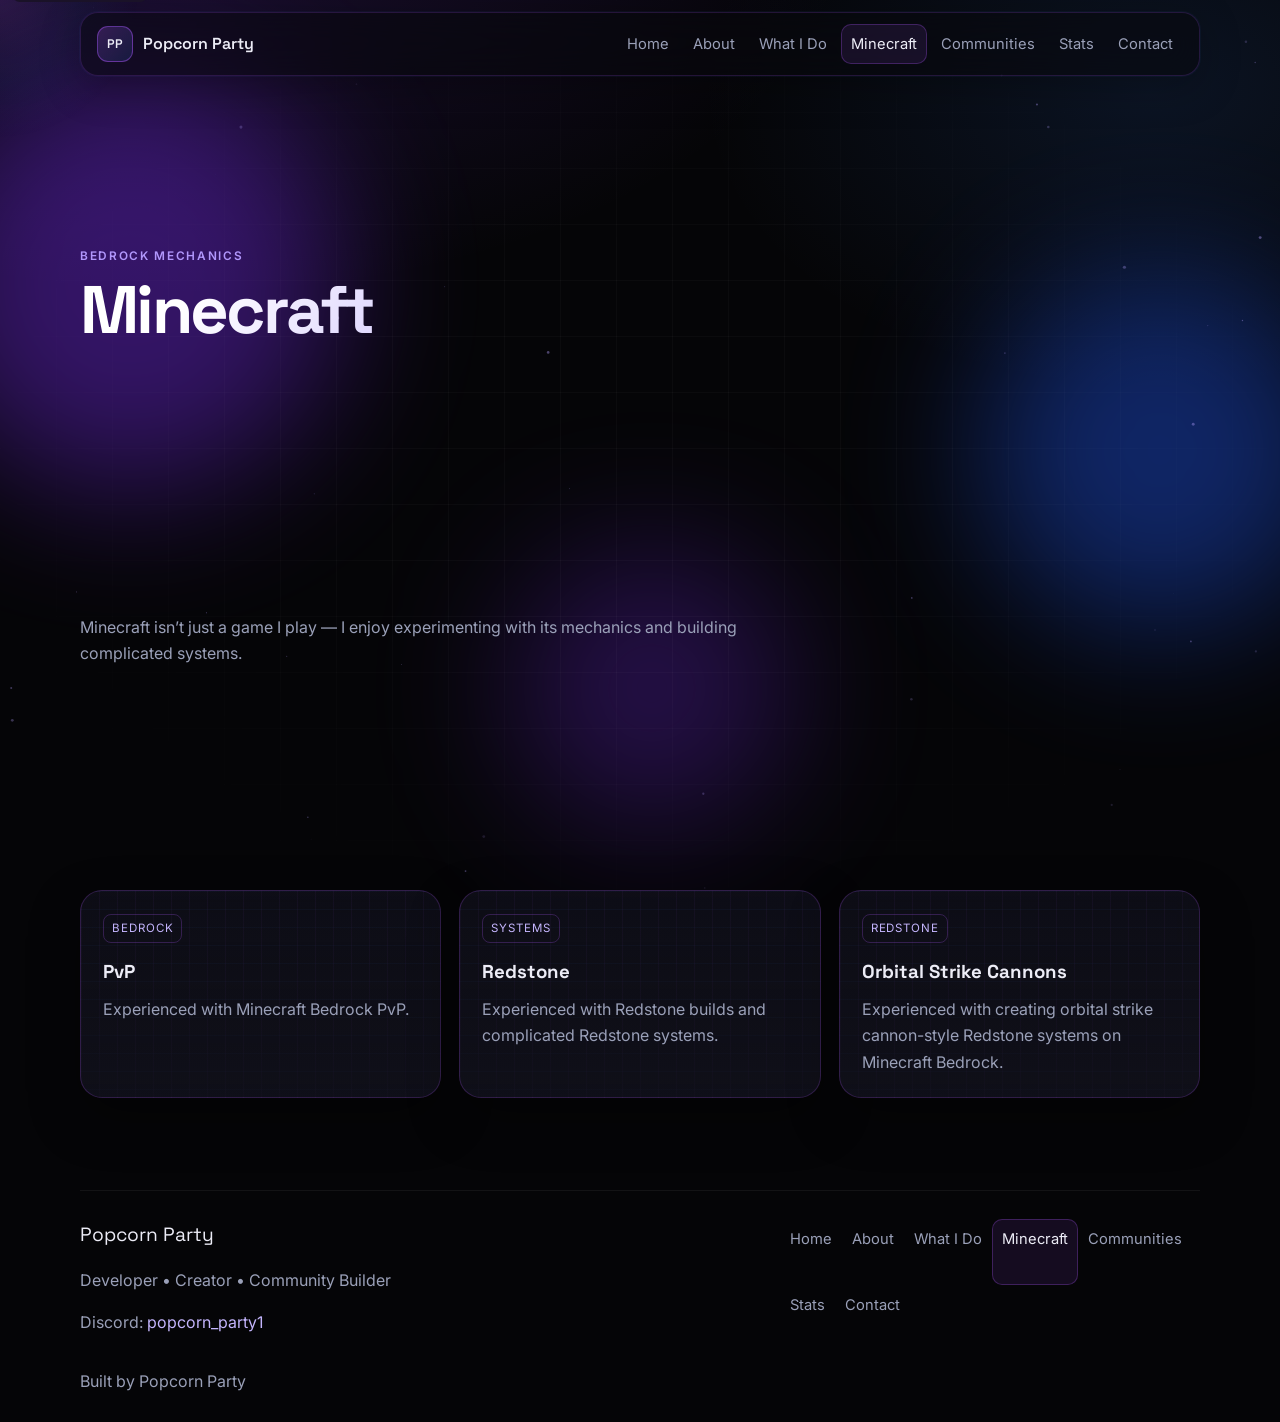
<file: minecraft.html>
<!DOCTYPE html>
<html lang="en">
<head>
  <meta charset="UTF-8">
  <meta name="viewport" content="width=device-width, initial-scale=1.0">
  <title>Minecraft | Popcorn Party</title>
  <meta name="description" content="Minecraft Bedrock PvP, Redstone and orbital strike cannons by Popcorn Party.">
  <meta name="theme-color" content="#050507">
  <link rel="icon" type="image/svg+xml" href="assets/favicon.svg">
  <link rel="preconnect" href="https://fonts.googleapis.com">
  <link rel="preconnect" href="https://fonts.gstatic.com" crossorigin>
  <link href="https://fonts.googleapis.com/css2?family=Inter:wght@400;500;600&family=Space+Grotesk:wght@400;500;600;700&display=swap" rel="stylesheet">
  <link rel="stylesheet" href="css/styles.css">
</head>
<body data-page="minecraft">
  <a class="skip-link" href="#main">Skip to content</a>
  <div id="loader" class="loader" role="status" aria-live="polite"><div class="loader-inner"><div class="loader-mark" aria-hidden="true">PP</div><p class="loader-name">Popcorn Party</p></div></div>
  <div class="ambient" aria-hidden="true"><div class="blob blob-a"></div><div class="blob blob-b"></div><div class="blob blob-c"></div><div class="grid-overlay"></div></div>
  <canvas id="particles" class="particles" aria-hidden="true"></canvas>
  <div id="cursor-glow" class="cursor-glow" aria-hidden="true"></div>
  <div id="toast" class="toast" role="status" aria-live="polite"></div>
  <header class="nav" id="nav"><div class="nav-inner"><a href="index.html" class="logo" id="logo" aria-label="Popcorn Party home"><span class="logo-mark">PP</span><span class="logo-text">Popcorn Party</span></a><nav class="nav-links" aria-label="Primary"><a href="index.html">Home</a><a href="about.html">About</a><a href="what-i-do.html">What I Do</a><a href="minecraft.html">Minecraft</a><a href="communities.html">Communities</a><a href="stats.html">Stats</a><a href="contact.html">Contact</a></nav><button class="menu-btn" id="menu-btn" type="button" aria-label="Open menu" aria-expanded="false" aria-controls="mobile-menu"><span></span><span></span><span></span></button></div><div class="mobile-menu" id="mobile-menu" hidden><a href="index.html">Home</a><a href="about.html">About</a><a href="what-i-do.html">What I Do</a><a href="minecraft.html">Minecraft</a><a href="communities.html">Communities</a><a href="stats.html">Stats</a><a href="contact.html">Contact</a></div></header>
  <main id="main">
    <section class="hero page-hero"><div class="section-head reveal"><p class="eyebrow">Bedrock mechanics</p><h1 class="hero-title">Minecraft</h1></div><p class="section-lead reveal">Minecraft isn’t just a game I play — I enjoy experimenting with its mechanics and building complicated systems.</p></section>
    <section class="section" style="padding-top:12px"><div class="mc-grid"><article class="glow-card mc-card reveal"><div class="mc-chip">Bedrock</div><h3>PvP</h3><p>Experienced with Minecraft Bedrock PvP.</p></article><article class="glow-card mc-card reveal"><div class="mc-chip">Systems</div><h3>Redstone</h3><p>Experienced with Redstone builds and complicated Redstone systems.</p></article><article class="glow-card mc-card reveal"><div class="mc-chip">Redstone</div><h3>Orbital Strike Cannons</h3><p>Experienced with creating orbital strike cannon-style Redstone systems on Minecraft Bedrock.</p></article></div></section>
  </main>
  <footer class="footer"><div class="footer-inner"><div><p class="footer-brand">Popcorn Party</p><p class="footer-tag">Developer • Creator • Community Builder</p><p class="footer-discord">Discord: <button type="button" class="username-btn" data-copy-discord>popcorn_party1</button></p></div><nav class="footer-links" aria-label="Footer"><a href="index.html">Home</a><a href="about.html">About</a><a href="what-i-do.html">What I Do</a><a href="minecraft.html">Minecraft</a><a href="communities.html">Communities</a><a href="stats.html">Stats</a><a href="contact.html">Contact</a></nav></div><p class="footer-note">Built by Popcorn Party</p></footer>
  <div class="egg-layer" id="egg-layer" aria-hidden="true"></div>
  <script src="js/config.js"></script>
  <script src="js/main.js"></script>
</body></html>
</file>
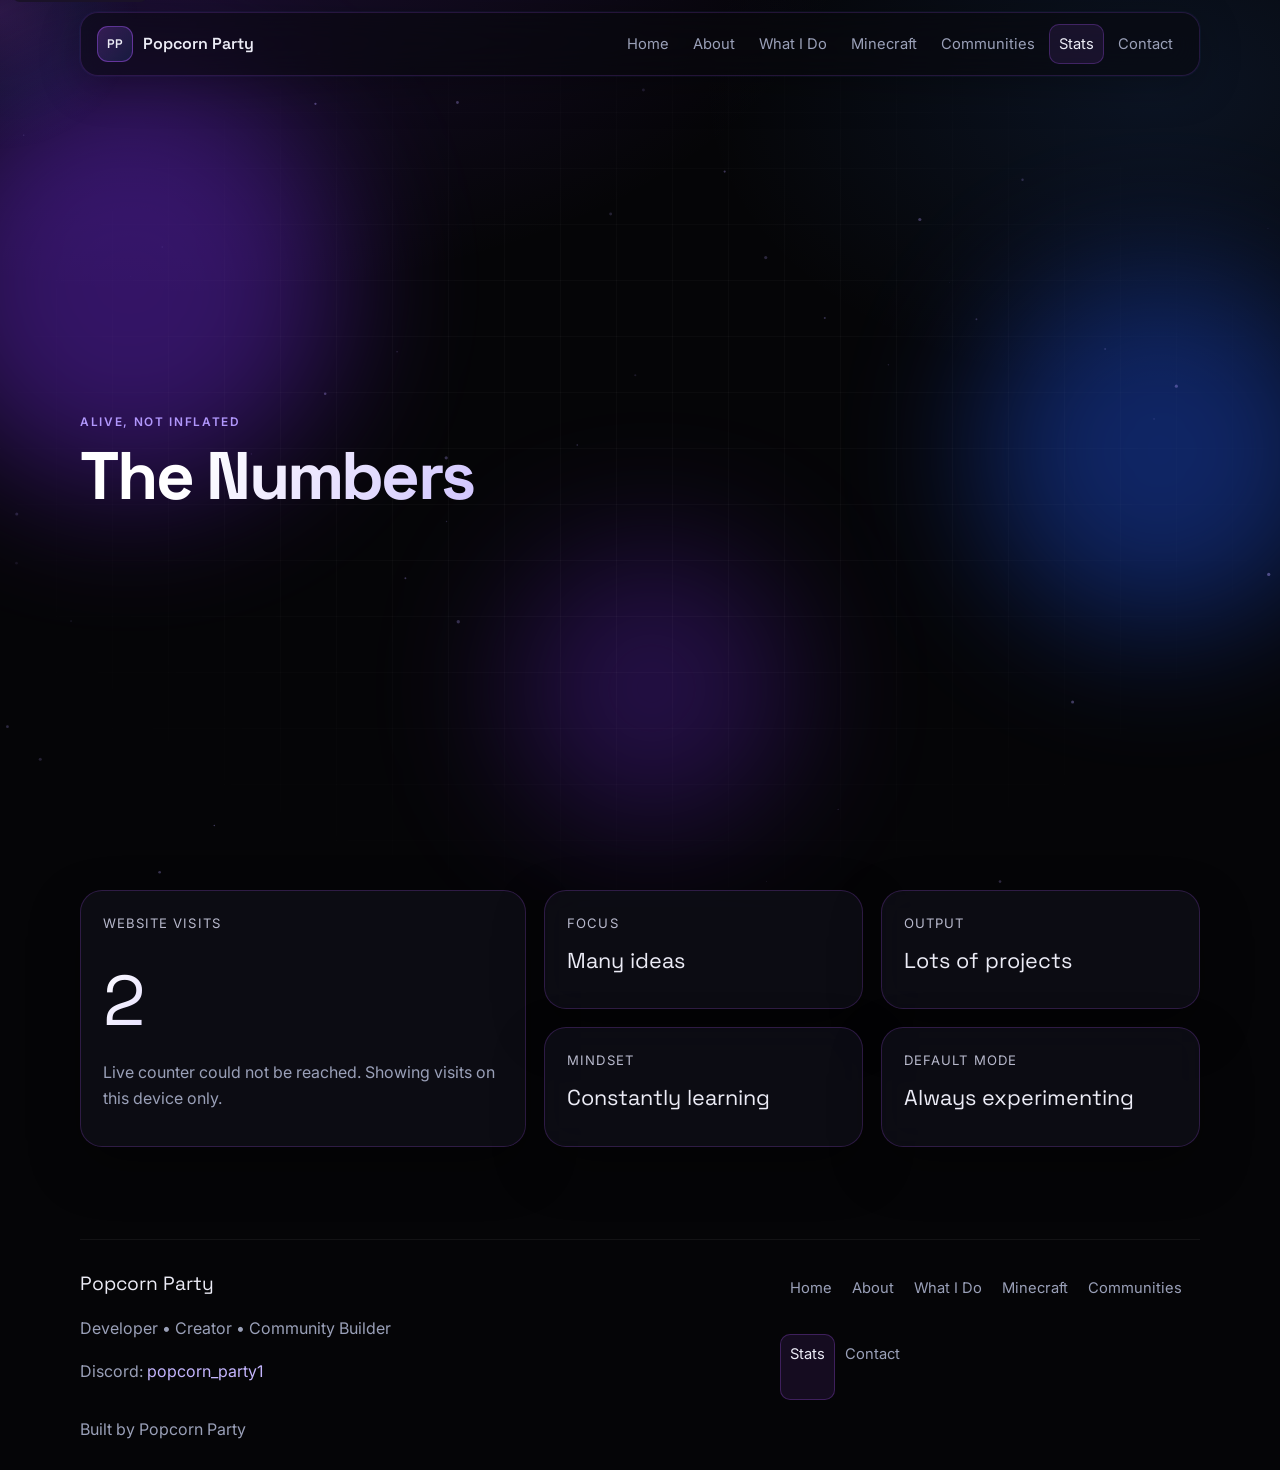
<file: stats.html>
<!DOCTYPE html>
<html lang="en">
<head>
  <meta charset="UTF-8">
  <meta name="viewport" content="width=device-width, initial-scale=1.0">
  <title>Stats | Popcorn Party</title>
  <meta name="description" content="Website visits and how Popcorn Party works.">
  <meta name="theme-color" content="#050507">
  <link rel="icon" type="image/svg+xml" href="assets/favicon.svg">
  <link rel="preconnect" href="https://fonts.googleapis.com">
  <link rel="preconnect" href="https://fonts.gstatic.com" crossorigin>
  <link href="https://fonts.googleapis.com/css2?family=Inter:wght@400;500;600&family=Space+Grotesk:wght@400;500;600;700&display=swap" rel="stylesheet">
  <link rel="stylesheet" href="css/styles.css">
</head>
<body data-page="stats">
  <a class="skip-link" href="#main">Skip to content</a>
  <div id="loader" class="loader" role="status" aria-live="polite"><div class="loader-inner"><div class="loader-mark" aria-hidden="true">PP</div><p class="loader-name">Popcorn Party</p></div></div>
  <div class="ambient" aria-hidden="true"><div class="blob blob-a"></div><div class="blob blob-b"></div><div class="blob blob-c"></div><div class="grid-overlay"></div></div>
  <canvas id="particles" class="particles" aria-hidden="true"></canvas>
  <div id="cursor-glow" class="cursor-glow" aria-hidden="true"></div>
  <div id="toast" class="toast" role="status" aria-live="polite"></div>
  <header class="nav" id="nav"><div class="nav-inner"><a href="index.html" class="logo" id="logo" aria-label="Popcorn Party home"><span class="logo-mark">PP</span><span class="logo-text">Popcorn Party</span></a><nav class="nav-links" aria-label="Primary"><a href="index.html">Home</a><a href="about.html">About</a><a href="what-i-do.html">What I Do</a><a href="minecraft.html">Minecraft</a><a href="communities.html">Communities</a><a href="stats.html">Stats</a><a href="contact.html">Contact</a></nav><button class="menu-btn" id="menu-btn" type="button" aria-label="Open menu" aria-expanded="false" aria-controls="mobile-menu"><span></span><span></span><span></span></button></div><div class="mobile-menu" id="mobile-menu" hidden><a href="index.html">Home</a><a href="about.html">About</a><a href="what-i-do.html">What I Do</a><a href="minecraft.html">Minecraft</a><a href="communities.html">Communities</a><a href="stats.html">Stats</a><a href="contact.html">Contact</a></div></header>
  <main id="main">
    <section class="hero page-hero"><div class="section-head reveal"><p class="eyebrow">Alive, not inflated</p><h1 class="hero-title">The Numbers</h1></div></section>
    <section class="section" style="padding-top:12px"><div class="stats-grid"><article class="stat-card reveal"><p class="stat-label">Website Visits</p><p class="stat-value" id="visit-count">—</p><p class="stat-note" id="visit-note">Loading visit count…</p></article><article class="stat-card reveal"><p class="stat-label">Focus</p><p class="stat-phrase">Many ideas</p></article><article class="stat-card reveal"><p class="stat-label">Output</p><p class="stat-phrase">Lots of projects</p></article><article class="stat-card reveal"><p class="stat-label">Mindset</p><p class="stat-phrase">Constantly learning</p></article><article class="stat-card reveal"><p class="stat-label">Default mode</p><p class="stat-phrase">Always experimenting</p></article></div></section>
  </main>
  <footer class="footer"><div class="footer-inner"><div><p class="footer-brand">Popcorn Party</p><p class="footer-tag">Developer • Creator • Community Builder</p><p class="footer-discord">Discord: <button type="button" class="username-btn" data-copy-discord>popcorn_party1</button></p></div><nav class="footer-links" aria-label="Footer"><a href="index.html">Home</a><a href="about.html">About</a><a href="what-i-do.html">What I Do</a><a href="minecraft.html">Minecraft</a><a href="communities.html">Communities</a><a href="stats.html">Stats</a><a href="contact.html">Contact</a></nav></div><p class="footer-note">Built by Popcorn Party</p></footer>
  <div class="egg-layer" id="egg-layer" aria-hidden="true"></div>
  <script src="js/config.js"></script>
  <script src="js/main.js"></script>
</body></html>
</file>
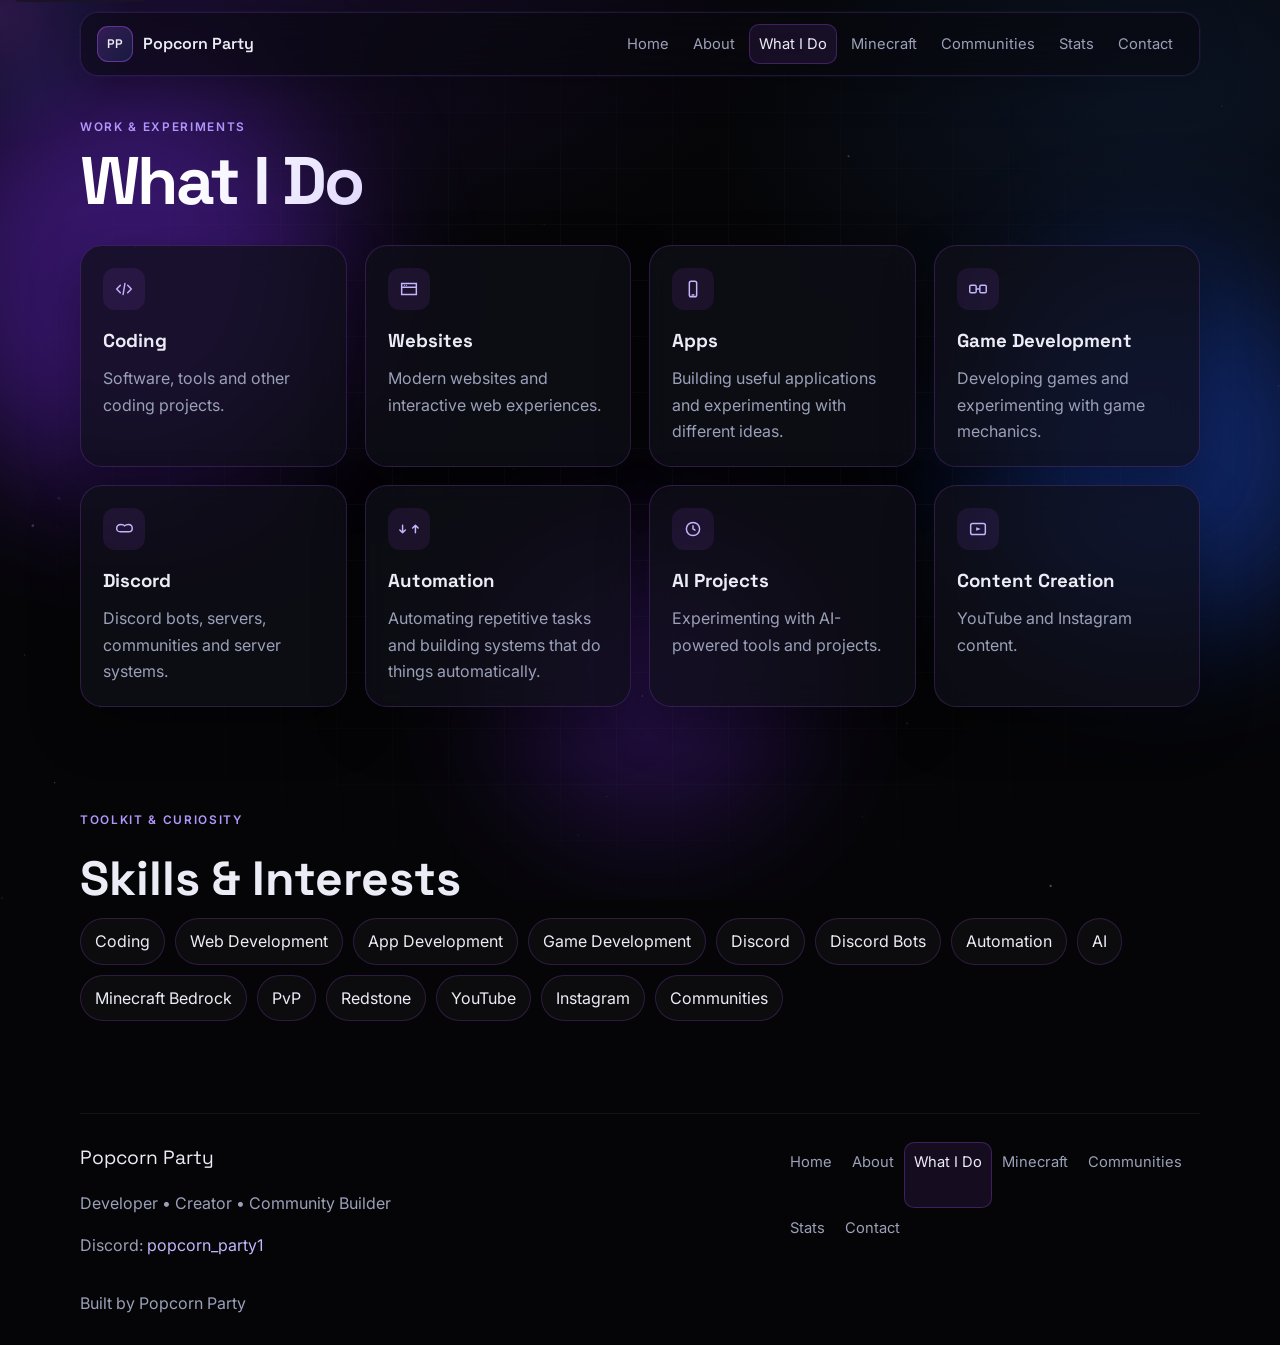
<file: what-i-do.html>
<!DOCTYPE html>
<html lang="en">
<head>
  <meta charset="UTF-8">
  <meta name="viewport" content="width=device-width, initial-scale=1.0">
  <title>What I Do | Popcorn Party</title>
  <meta name="description" content="What Popcorn Party works on: coding, websites, apps, games, Discord, automation, AI and content.">
  <meta name="theme-color" content="#050507">
  <link rel="icon" type="image/svg+xml" href="assets/favicon.svg">
  <link rel="preconnect" href="https://fonts.googleapis.com">
  <link rel="preconnect" href="https://fonts.gstatic.com" crossorigin>
  <link href="https://fonts.googleapis.com/css2?family=Inter:wght@400;500;600&family=Space+Grotesk:wght@400;500;600;700&display=swap" rel="stylesheet">
  <link rel="stylesheet" href="css/styles.css">
  <link rel="stylesheet" href="css/pages.css">
</head>
<body data-page="what-i-do">
  <a class="skip-link" href="#main">Skip to content</a>
  <div id="loader" class="loader" role="status" aria-live="polite"><div class="loader-inner"><div class="loader-mark" aria-hidden="true">PP</div><p class="loader-name">Popcorn Party</p></div></div>
  <div class="ambient" aria-hidden="true"><div class="blob blob-a"></div><div class="blob blob-b"></div><div class="blob blob-c"></div><div class="grid-overlay"></div></div>
  <canvas id="particles" class="particles" aria-hidden="true"></canvas>
  <div id="cursor-glow" class="cursor-glow" aria-hidden="true"></div>
  <div id="toast" class="toast" role="status" aria-live="polite"></div>
  <header class="nav" id="nav"><div class="nav-inner"><a href="index.html" class="logo" id="logo" aria-label="Popcorn Party home"><span class="logo-mark">PP</span><span class="logo-text">Popcorn Party</span></a><nav class="nav-links" aria-label="Primary"><a href="index.html">Home</a><a href="about.html">About</a><a href="what-i-do.html">What I Do</a><a href="minecraft.html">Minecraft</a><a href="communities.html">Communities</a><a href="stats.html">Stats</a><a href="contact.html">Contact</a></nav><button class="menu-btn" id="menu-btn" type="button" aria-label="Open menu" aria-expanded="false" aria-controls="mobile-menu"><span></span><span></span><span></span></button></div><div class="mobile-menu" id="mobile-menu" hidden><a href="index.html">Home</a><a href="about.html">About</a><a href="what-i-do.html">What I Do</a><a href="minecraft.html">Minecraft</a><a href="communities.html">Communities</a><a href="stats.html">Stats</a><a href="contact.html">Contact</a></div></header>
  <main id="main">
    <section class="hero page-hero"><div class="section-head reveal"><p class="eyebrow">Work &amp; experiments</p><h1 class="hero-title">What I Do</h1></div></section>
    <section class="section" style="padding-top:12px"><div class="card-grid">
      <article class="glow-card reveal"><div class="card-icon" aria-hidden="true"><svg viewBox="0 0 24 24" fill="none"><path d="M8 8 4 12l4 4M16 8l4 4-4 4M13 6l-2 12" stroke="currentColor" stroke-width="1.6" stroke-linecap="round" stroke-linejoin="round"/></svg></div><h3>Coding</h3><p>Software, tools and other coding projects.</p></article>
      <article class="glow-card reveal"><div class="card-icon" aria-hidden="true"><svg viewBox="0 0 24 24" fill="none"><path d="M4 6h16v12H4zM4 10h16" stroke="currentColor" stroke-width="1.6"/><circle cx="7" cy="8" r="0.7" fill="currentColor"/><circle cx="9.2" cy="8" r="0.7" fill="currentColor"/></svg></div><h3>Websites</h3><p>Modern websites and interactive web experiences.</p></article>
      <article class="glow-card reveal"><div class="card-icon" aria-hidden="true"><svg viewBox="0 0 24 24" fill="none"><rect x="8" y="3.5" width="8" height="17" rx="2" stroke="currentColor" stroke-width="1.6"/><path d="M11 18.5h2" stroke="currentColor" stroke-width="1.6" stroke-linecap="round"/></svg></div><h3>Apps</h3><p>Building useful applications and experimenting with different ideas.</p></article>
      <article class="glow-card reveal"><div class="card-icon" aria-hidden="true"><svg viewBox="0 0 24 24" fill="none"><rect x="3" y="8" width="7" height="8" rx="1.4" stroke="currentColor" stroke-width="1.6"/><rect x="14" y="8" width="7" height="8" rx="1.4" stroke="currentColor" stroke-width="1.6"/><path d="M10 12h4" stroke="currentColor" stroke-width="1.6"/></svg></div><h3>Game Development</h3><p>Developing games and experimenting with game mechanics.</p></article>
      <article class="glow-card reveal"><div class="card-icon" aria-hidden="true"><svg viewBox="0 0 24 24" fill="none"><path d="M8 15c-2.5 0-4-1.6-4-3.6C4 8.7 6.2 7 9 7c1.6 0 2.8.6 3.6 1.5C13.6 7.6 15.2 7 16.8 7 19.4 7 21 8.8 21 11.4c0 2-1.4 3.6-4 3.6h-9Z" stroke="currentColor" stroke-width="1.6"/></svg></div><h3>Discord</h3><p>Discord bots, servers, communities and server systems.</p></article>
      <article class="glow-card reveal"><div class="card-icon" aria-hidden="true"><svg viewBox="0 0 24 24" fill="none"><path d="M5 16V8m0 8 3-3m-3 3-3-3M19 8v8m0-8-3 3m3-3 3 3" stroke="currentColor" stroke-width="1.6" stroke-linecap="round" stroke-linejoin="round"/></svg></div><h3>Automation</h3><p>Automating repetitive tasks and building systems that do things automatically.</p></article>
      <article class="glow-card reveal"><div class="card-icon" aria-hidden="true"><svg viewBox="0 0 24 24" fill="none"><circle cx="12" cy="12" r="7.2" stroke="currentColor" stroke-width="1.6"/><path d="M12 8.5v3.2l2.2 1.4" stroke="currentColor" stroke-width="1.6" stroke-linecap="round"/></svg></div><h3>AI Projects</h3><p>Experimenting with AI-powered tools and projects.</p></article>
      <article class="glow-card reveal"><div class="card-icon" aria-hidden="true"><svg viewBox="0 0 24 24" fill="none"><rect x="4" y="6" width="16" height="12" rx="2" stroke="currentColor" stroke-width="1.6"/><path d="m10 10 5 2-5 2v-4Z" fill="currentColor"/></svg></div><h3>Content Creation</h3><p>YouTube and Instagram content.</p></article>
    </div></section>
    <section class="section"><div class="section-head reveal"><p class="eyebrow">Toolkit &amp; curiosity</p><h2>Skills &amp; Interests</h2></div><div class="tags reveal" role="list"><span role="listitem">Coding</span><span role="listitem">Web Development</span><span role="listitem">App Development</span><span role="listitem">Game Development</span><span role="listitem">Discord</span><span role="listitem">Discord Bots</span><span role="listitem">Automation</span><span role="listitem">AI</span><span role="listitem">Minecraft Bedrock</span><span role="listitem">PvP</span><span role="listitem">Redstone</span><span role="listitem">YouTube</span><span role="listitem">Instagram</span><span role="listitem">Communities</span></div></section>
  </main>
  <footer class="footer"><div class="footer-inner"><div><p class="footer-brand">Popcorn Party</p><p class="footer-tag">Developer • Creator • Community Builder</p><p class="footer-discord">Discord: <button type="button" class="username-btn" data-copy-discord>popcorn_party1</button></p></div><nav class="footer-links" aria-label="Footer"><a href="index.html">Home</a><a href="about.html">About</a><a href="what-i-do.html">What I Do</a><a href="minecraft.html">Minecraft</a><a href="communities.html">Communities</a><a href="stats.html">Stats</a><a href="contact.html">Contact</a></nav></div><p class="footer-note">Built by Popcorn Party</p></footer>
  <div class="egg-layer" id="egg-layer" aria-hidden="true"></div>
  <script src="js/config.js"></script>
  <script src="js/main.js"></script>
</body></html>
</file>
<file: css/styles.css>
@import url("pages.css");

:root {
  --bg: #050507;
  --bg-soft: #0a0a12;
  --panel: rgba(16, 16, 26, 0.72);
  --panel-strong: rgba(18, 18, 30, 0.88);
  --text: #ececf6;
  --muted: #9aa0b8;
  --line: rgba(168, 85, 247, 0.22);
  --purple: #a855f7;
  --purple-deep: #7c3aed;
  --blue: #3b82f6;
  --electric: #4f8cff;
  --glow: rgba(168, 85, 247, 0.45);
  --radius: 22px;
  --nav-h: 74px;
  --font-display: "Space Grotesk", system-ui, sans-serif;
  --font-body: Inter, system-ui, sans-serif;
  --shadow: 0 20px 50px rgba(0, 0, 0, 0.35);
}

*,*::before,*::after { box-sizing: border-box; }
html { scroll-behavior: smooth; scroll-padding-top: 88px; }
body { margin: 0; min-height: 100%; background: var(--bg); color: var(--text); font-family: var(--font-body); line-height: 1.65; overflow-x: hidden; }
img, svg { max-width: 100%; display: block; }
button, a { font: inherit; }
a { color: inherit; }
:focus-visible { outline: 2px solid var(--purple); outline-offset: 3px; }
.skip-link { position: absolute; left: 12px; top: -40px; background: #1a1228; color: white; padding: 8px 12px; border-radius: 8px; z-index: 100; }
.skip-link:focus { top: 12px; }
.ambient { position: fixed; inset: 0; z-index: -2; overflow: hidden; background: radial-gradient(1200px 700px at 15% -10%, rgba(124, 58, 237, 0.18), transparent 55%), radial-gradient(900px 600px at 90% 10%, rgba(59, 130, 246, 0.12), transparent 50%), var(--bg); }
.blob { position: absolute; border-radius: 50%; filter: blur(70px); opacity: 0.45; animation: drift 22s ease-in-out infinite; }
.blob-a { width: 420px; height: 420px; left: -80px; top: 8%; background: #6d28d9; }
.blob-b { width: 360px; height: 360px; right: -60px; top: 30%; background: #1d4ed8; animation-delay: -7s; }
.blob-c { width: 280px; height: 280px; left: 40%; bottom: 8%; background: #4c1d95; animation-delay: -13s; }
.grid-overlay { position: absolute; inset: 0; background-image: linear-gradient(rgba(255,255,255,0.028) 1px, transparent 1px), linear-gradient(90deg, rgba(255,255,255,0.028) 1px, transparent 1px); background-size: 56px 56px; mask-image: radial-gradient(ellipse at center, black 30%, transparent 80%); }
.particles { position: fixed; inset: 0; z-index: -1; pointer-events: none; }
.cursor-glow { position: fixed; width: 280px; height: 280px; border-radius: 50%; pointer-events: none; z-index: -1; background: radial-gradient(circle, rgba(168,85,247,0.16), rgba(59,130,246,0.06) 40%, transparent 70%); transform: translate(-50%, -50%); opacity: 0; transition: opacity 0.3s ease; }
.loader { position: fixed; inset: 0; z-index: 80; display: grid; place-items: center; background: #050507; transition: opacity 0.5s ease, visibility 0.5s ease; }
.loader.hide { opacity: 0; visibility: hidden; }
.loader-inner { text-align: center; }
.loader-mark { width: 72px; height: 72px; margin: 0 auto 14px; display: grid; place-items: center; border-radius: 20px; font-family: var(--font-display); font-weight: 700; background: linear-gradient(135deg, rgba(168,85,247,0.2), rgba(59,130,246,0.12)); border: 1px solid rgba(168,85,247,0.5); box-shadow: 0 0 30px rgba(168,85,247,0.28); animation: pulse 1.2s ease-in-out infinite; }
.loader-name { margin: 0; font-family: var(--font-display); letter-spacing: 0.08em; text-transform: uppercase; font-size: 0.82rem; color: var(--muted); }
.nav { position: sticky; top: 12px; z-index: 40; margin: 12px auto 0; width: min(1120px, calc(100% - 24px)); border: 1px solid rgba(168,85,247,0.18); border-radius: 18px; background: rgba(8,8,14,0.55); backdrop-filter: blur(18px); box-shadow: 0 0 0 1px rgba(59,130,246,0.05), 0 10px 40px rgba(0,0,0,0.25); }
.nav.scrolled { background: rgba(8,8,14,0.84); border-color: rgba(168,85,247,0.32); }
.nav-inner { display: flex; align-items: center; justify-content: space-between; gap: 16px; min-height: 62px; padding: 0 16px; }
.logo { display: flex; align-items: center; gap: 10px; text-decoration: none; font-family: var(--font-display); font-weight: 600; }
.logo-mark { width: 36px; height: 36px; display: grid; place-items: center; border-radius: 11px; font-size: 0.78rem; background: linear-gradient(135deg, rgba(168,85,247,0.24), rgba(59,130,246,0.14)); border: 1px solid rgba(168,85,247,0.45); }
.nav-links { display: flex; gap: 4px; }
.nav-links a, .mobile-menu a, .footer-links a { text-decoration: none; color: var(--muted); padding: 8px 10px; border-radius: 10px; font-size: 0.92rem; }
.nav-links a:hover, .mobile-menu a:hover, .footer-links a:hover { color: var(--text); background: rgba(168,85,247,0.1); }
.menu-btn { display: none; width: 44px; height: 44px; border: 0; background: transparent; padding: 10px; cursor: pointer; }
.menu-btn span { display: block; height: 2px; margin: 5px 0; background: var(--text); border-radius: 99px; }
.menu-btn.open span:nth-child(1) { transform: translateY(7px) rotate(45deg); }
.menu-btn.open span:nth-child(2) { opacity: 0; }
.menu-btn.open span:nth-child(3) { transform: translateY(-7px) rotate(-45deg); }
.mobile-menu { display: none; flex-direction: column; padding: 8px 12px 16px; }
.mobile-menu.open { display: flex; }
main { width: min(1120px, calc(100% - 32px)); margin: 0 auto; }
.hero { min-height: calc(100svh - 98px); display: grid; align-items: center; padding: 48px 0 72px; }
.hero-title { margin: 12px 0 8px; font-family: var(--font-display); font-size: clamp(2.6rem, 8vw, 6.2rem); line-height: 0.95; letter-spacing: -0.04em; background: linear-gradient(120deg, #ffffff 10%, #c4b5fd 45%, #60a5fa 100%); -webkit-background-clip: text; background-clip: text; color: transparent; }
.hero-role { margin: 0 0 16px; color: #c7c9d9; font-family: var(--font-display); }
.hero-lead { max-width: 640px; color: var(--muted); }
.hero-actions { display: flex; flex-wrap: wrap; gap: 12px; margin-top: 28px; }
.status-badge { display: inline-flex; align-items: center; gap: 8px; padding: 7px 12px; border-radius: 999px; border: 1px solid rgba(168,85,247,0.28); background: rgba(168,85,247,0.08); font-size: 0.86rem; }
.status-dot { width: 8px; height: 8px; border-radius: 50%; background: #7c6cff; box-shadow: 0 0 10px #a855f7; animation: pulse 1.8s ease-in-out infinite; }
.btn { display: inline-flex; align-items: center; justify-content: center; min-height: 46px; padding: 0 18px; border-radius: 14px; border: 1px solid transparent; text-decoration: none; cursor: pointer; }
.btn:active { transform: translateY(1px) scale(0.99); }
.btn-primary { background: linear-gradient(135deg, #8b5cf6, #4f46e5); color: white; box-shadow: 0 8px 24px rgba(124,58,237,0.35); }
.btn-ghost, .btn-discord { background: rgba(255,255,255,0.03); border-color: rgba(168,85,247,0.28); color: var(--text); }
.section { padding: 84px 0 20px; }
.section-head h2, .availability-card h2 { margin: 0; font-family: var(--font-display); font-size: clamp(1.8rem, 4vw, 3rem); }
.eyebrow { margin: 0 0 8px; color: #b197fc; letter-spacing: 0.14em; text-transform: uppercase; font-size: 0.74rem; font-weight: 600; }
.section-lead, .about-copy p, .availability-card p { color: var(--muted); max-width: 720px; }
.about-grid, .card-grid, .mc-grid, .community-grid, .social-grid, .stats-grid { display: grid; gap: 18px; }
.about-grid { grid-template-columns: 1.4fr 0.8fr; }
.identity-card, .glow-card, .stat-card, .availability-card { position: relative; border-radius: var(--radius); background: var(--panel); border: 1px solid var(--line); box-shadow: var(--shadow); backdrop-filter: blur(16px); }
.identity-card { padding: 28px; overflow: hidden; }
.identity-brand { margin: 0 0 22px; font-family: var(--font-display); font-size: 1.5rem; background: linear-gradient(90deg, #fff, #c4b5fd); -webkit-background-clip: text; background-clip: text; color: transparent; }
.identity-list { list-style: none; margin: 0; padding: 0; }
.identity-list li { padding: 12px 0; border-top: 1px solid rgba(255,255,255,0.06); color: #d7d8e8; animation: rise 0.6s ease forwards; opacity: 0; }
.card-grid { grid-template-columns: repeat(4, 1fr); }
.glow-card, .stat-card { padding: 22px; }
.glow-card:hover, .stat-card:hover { transform: translateY(-6px); border-color: rgba(96,165,250,0.45); }
.card-icon { width: 42px; height: 42px; margin-bottom: 16px; display: grid; place-items: center; color: #c4b5fd; border-radius: 12px; background: rgba(168,85,247,0.1); }
.card-icon svg { width: 22px; height: 22px; }
.glow-card h3, .stat-phrase, .mc-card h3 { margin: 0 0 8px; font-family: var(--font-display); }
.glow-card p, .stat-note { margin: 0; color: var(--muted); }
.tags { display: flex; flex-wrap: wrap; gap: 10px; }
.tags span { padding: 9px 14px; border-radius: 999px; border: 1px solid rgba(168,85,247,0.22); background: rgba(255,255,255,0.03); }
.mc-grid, .community-grid, .social-grid { grid-template-columns: repeat(3, 1fr); }
.mc-card { background-image: linear-gradient(180deg, rgba(16,16,26,0.4), rgba(16,16,26,0.8)), linear-gradient(90deg, rgba(168,85,247,0.08) 1px, transparent 1px), linear-gradient(rgba(59,130,246,0.07) 1px, transparent 1px); background-size: auto, 18px 18px, 18px 18px; }
.mc-chip { display: inline-block; margin-bottom: 14px; padding: 4px 8px; border-radius: 8px; font-size: 0.72rem; letter-spacing: 0.08em; text-transform: uppercase; color: #c4b5fd; border: 1px solid rgba(168,85,247,0.25); }
.community-card { padding: 24px; min-height: 240px; display: flex; flex-direction: column; }
.community-card .btn { margin-top: auto; align-self: flex-start; }
.stats-grid { grid-template-columns: 1.4fr 1fr 1fr; }
.stat-card:first-child { grid-row: span 2; }
.stat-label { margin: 0 0 8px; color: #b8b9cc; font-size: 0.82rem; letter-spacing: 0.08em; text-transform: uppercase; }
.stat-value { margin: 0; font-family: var(--font-display); font-size: clamp(2.6rem, 6vw, 4.4rem); background: linear-gradient(120deg, #fff, #c4b5fd 50%, #60a5fa); -webkit-background-clip: text; background-clip: text; color: transparent; filter: blur(8px); opacity: 0.4; }
.stat-value.ready { filter: blur(0); opacity: 1; }
.stat-phrase { font-size: 1.35rem; }
.availability-card { padding: clamp(28px, 5vw, 48px); }
.discord-display { display: flex; align-items: center; gap: 10px; margin-top: 18px; }
.username-btn { background: transparent; border: 0; color: #c4b5fd; cursor: pointer; padding: 0; }
.social-card .btn { margin-top: 16px; }
.social-card .btn[aria-disabled="true"] { opacity: 0.55; pointer-events: none; }
.footer { width: min(1120px, calc(100% - 32px)); margin: 72px auto 28px; padding-top: 28px; border-top: 1px solid rgba(255,255,255,0.06); }
.footer-inner { display: flex; justify-content: space-between; gap: 24px; }
.footer-brand { margin: 0; font-family: var(--font-display); font-size: 1.2rem; }
.footer-tag, .footer-discord, .footer-note { color: var(--muted); }
.footer-links { display: flex; flex-wrap: wrap; max-width: 420px; }
.toast { position: fixed; left: 50%; bottom: 24px; transform: translateX(-50%) translateY(20px); background: #161226; color: white; border: 1px solid rgba(168,85,247,0.4); border-radius: 12px; padding: 10px 16px; opacity: 0; pointer-events: none; z-index: 60; }
.toast.show { opacity: 1; transform: translateX(-50%) translateY(0); }
.reveal { opacity: 0; transform: translateY(18px); filter: blur(8px); transition: opacity 0.7s ease, transform 0.7s ease, filter 0.7s ease; }
.reveal.in { opacity: 1; transform: none; filter: none; }
.egg-layer { position: fixed; inset: 0; pointer-events: none; z-index: 70; }
.kernel { position: absolute; width: 10px; height: 10px; border-radius: 50% 40% 50% 40%; background: #f5d0fe; box-shadow: 0 0 12px #a855f7; animation: pop 0.9s ease-out forwards; }
.hidden-term { position: fixed; right: 16px; bottom: 16px; width: min(360px, calc(100% - 24px)); background: #0b0b12; border: 1px solid rgba(168,85,247,0.35); border-radius: 12px; padding: 12px 14px; font-family: ui-monospace, SFMono-Regular, Menlo, monospace; font-size: 0.78rem; color: #c4b5fd; z-index: 55; }
@keyframes drift { 0%, 100% { transform: translate(0,0) scale(1); } 50% { transform: translate(30px,-20px) scale(1.08); } }
@keyframes pulse { 0%, 100% { opacity: 1; } 50% { opacity: 0.55; } }
@keyframes rise { to { opacity: 1; transform: none; } }
@keyframes borderShift { 0% { background-position: 0% 50%; } 100% { background-position: 200% 50%; } }
@keyframes pop { to { transform: translate(var(--dx), var(--dy)) scale(0.2); opacity: 0; } }
@media (max-width: 1024px) { .card-grid { grid-template-columns: repeat(2, 1fr); } .stats-grid { grid-template-columns: 1fr 1fr; } .stat-card:first-child { grid-column: 1 / -1; grid-row: auto; } }
@media (max-width: 860px) { .nav-links { display: none; } .menu-btn { display: block; } .about-grid, .mc-grid, .community-grid, .social-grid, .footer-inner { grid-template-columns: 1fr; flex-direction: column; } }
@media (max-width: 640px) { .card-grid, .stats-grid { grid-template-columns: 1fr; } .hero { min-height: auto; padding-top: 36px; } .hero-actions .btn { width: 100%; } .section { padding-top: 64px; } }
@media (hover: none) { .cursor-glow { display: none; } }
@media (prefers-reduced-motion: reduce) { html { scroll-behavior: auto; } .blob, .status-dot, .loader-mark { animation: none; } .reveal { opacity: 1; transform: none; filter: none; transition: none; } }
</file>
<file: css/pages.css>
.nav-links a.active,
.mobile-menu a.active,
.footer-links a.active {
  color: var(--text);
  background: rgba(168, 85, 247, 0.1);
  box-shadow: inset 0 0 0 1px rgba(168, 85, 247, 0.28);
}

.page-hero {
  min-height: auto;
  padding: 42px 0 12px;
}

.page-hero .hero-title {
  font-size: clamp(2.1rem, 6vw, 4.2rem);
}

.home-map {
  display: grid;
  grid-template-columns: repeat(3, 1fr);
  gap: 18px;
  padding-bottom: 72px;
}

.home-map a.glow-card {
  text-decoration: none;
  color: inherit;
}

@media (max-width: 1024px) {
  .home-map { grid-template-columns: repeat(2, 1fr); }
}

@media (max-width: 980px) {
  .nav-links { display: none; }
  .menu-btn { display: block; }
}

@media (max-width: 640px) {
  .home-map { grid-template-columns: 1fr; }
}
</file>
